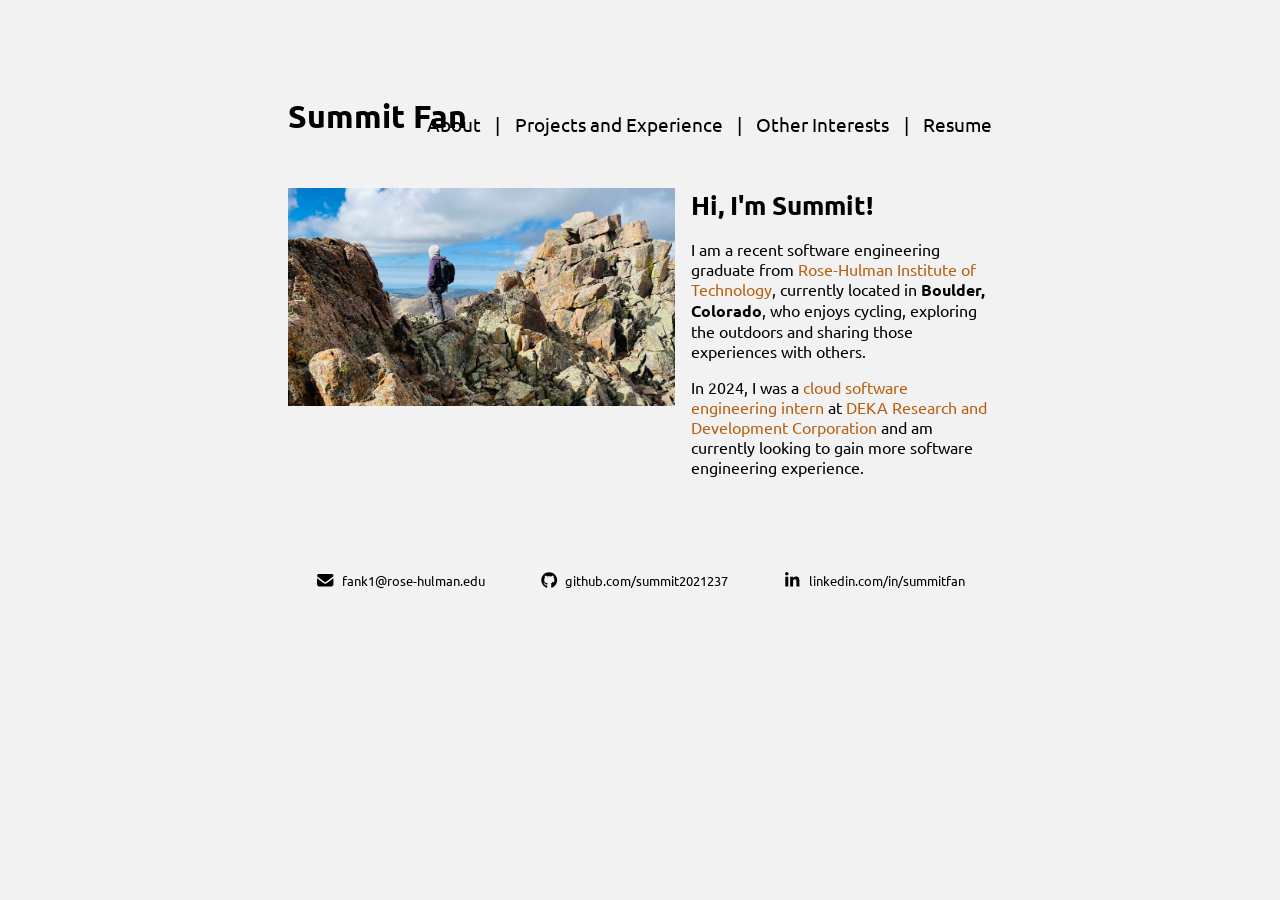
<file: index.html>
<!DOCTYPE html>
<html>
	<head>
		<meta charset="UTF-8">
		<link rel="stylesheet" href="styles/main.css">
		<link rel="preconnect" href="https://fonts.googleapis.com">
		<link rel="preconnect" href="https://fonts.gstatic.com" crossorigin>
		<link href="https://fonts.googleapis.com/css2?family=Ubuntu:ital,wght@0,300;0,400;0,500;0,700;1,300;1,400;1,500;1,700&display=swap" rel="stylesheet">

		<script src="scripts/jquery.min.js"></script>
		<script src="scripts/main.js"></script>

		<title>Summit Fan</title>
		<link rel="icon" type="image/x-icon" href="https://summit2021237.github.io/images/vestal.png">
	</head>
	<body>
		<div id="navBar" class="top-bar-container"></div>
		<script>createNav("Home")</script>
		<div class="summary-container">
			<img src="./images/on_jupiter_mountain.jpg" alt="Summit on Jupiter Mountain">
			<div class="summary-text">
				<h1>Hi, I'm Summit!</h1>
				<p>I am a recent software engineering graduate from <a href="https://rose-hulman.edu">Rose-Hulman Institute of Technology</a>, currently located in <b>Boulder, Colorado</b>, who enjoys cycling, exploring the outdoors and sharing those experiences with others.</p>
				<p>In 2024, I was a <a href="./projects/deka.html">cloud software engineering intern</a> at <a href="https://dekaresearch.com">DEKA Research and Development Corporation</a> and am currently looking to gain more software engineering experience.<p>
			</div>
		</div>
		<div id="contactInfo"></div>
		<script>createContactInfo()</script>
	</body>
</html>
</file>
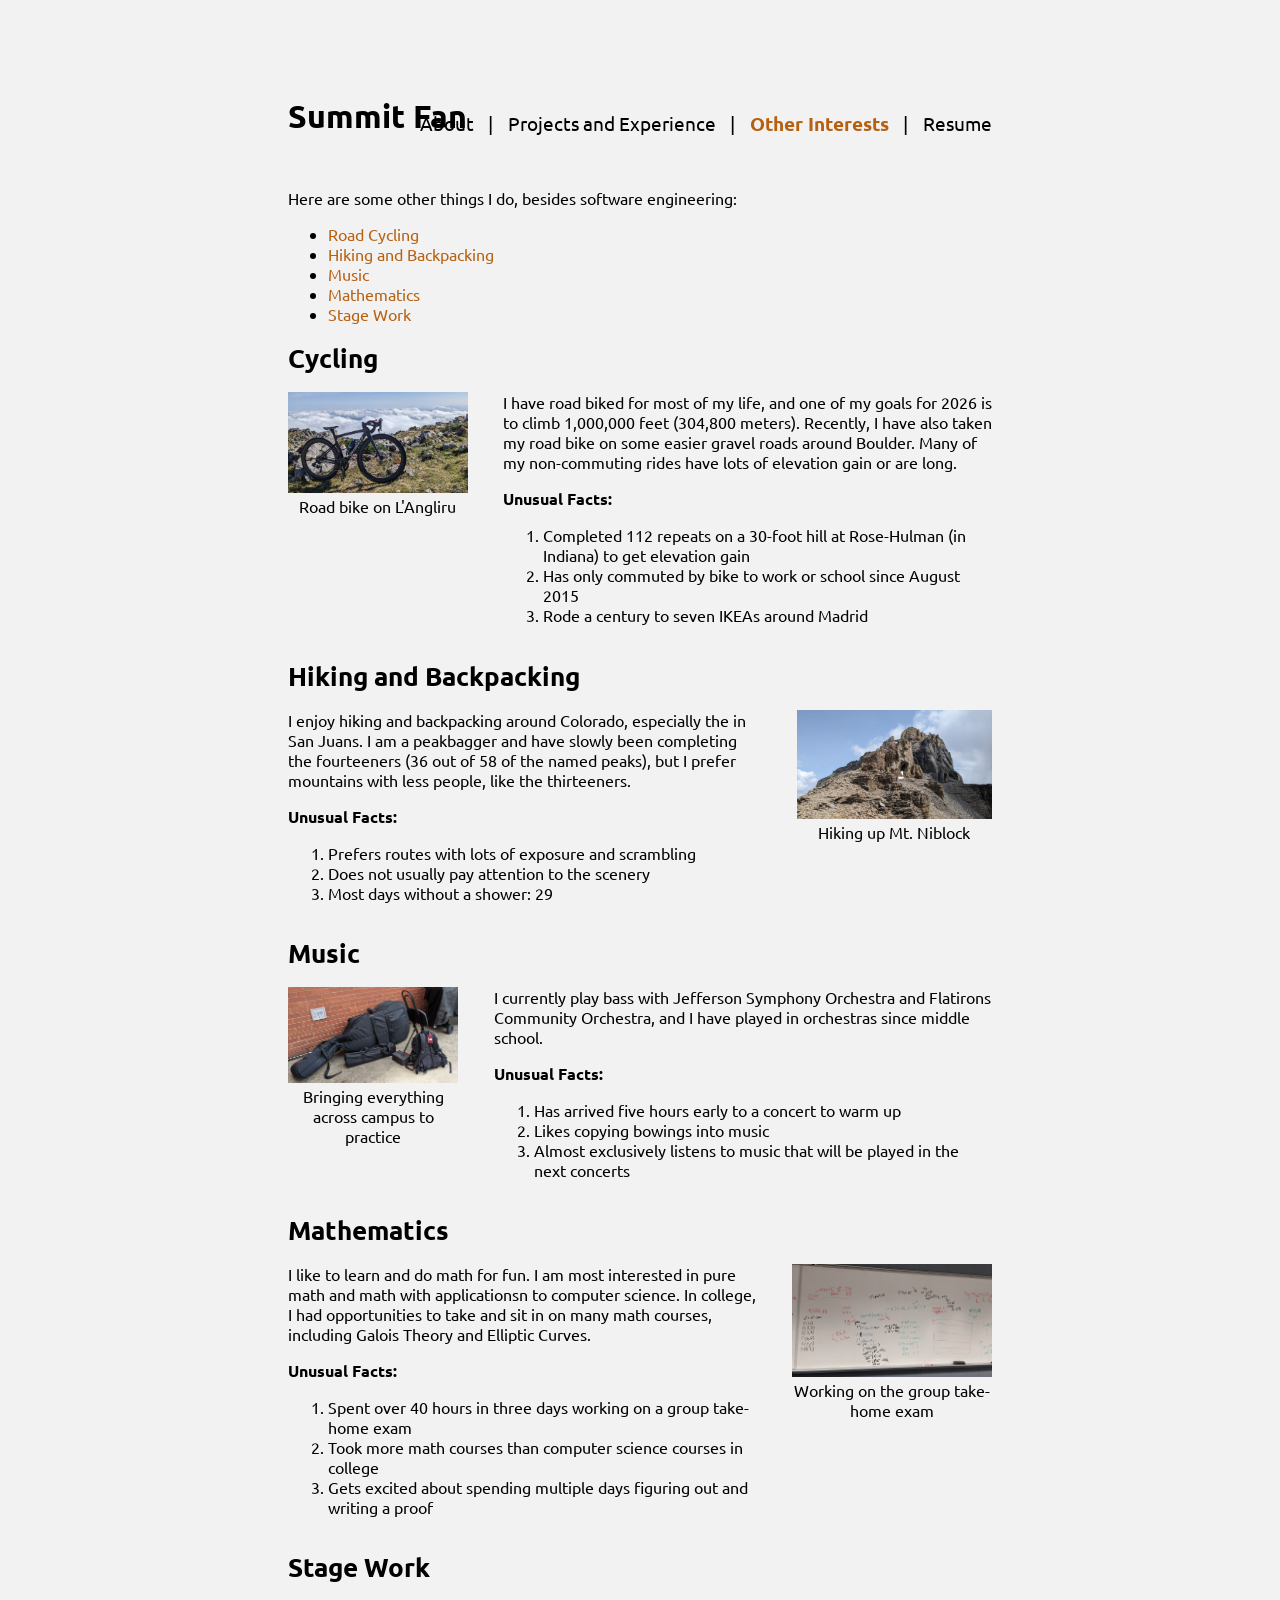
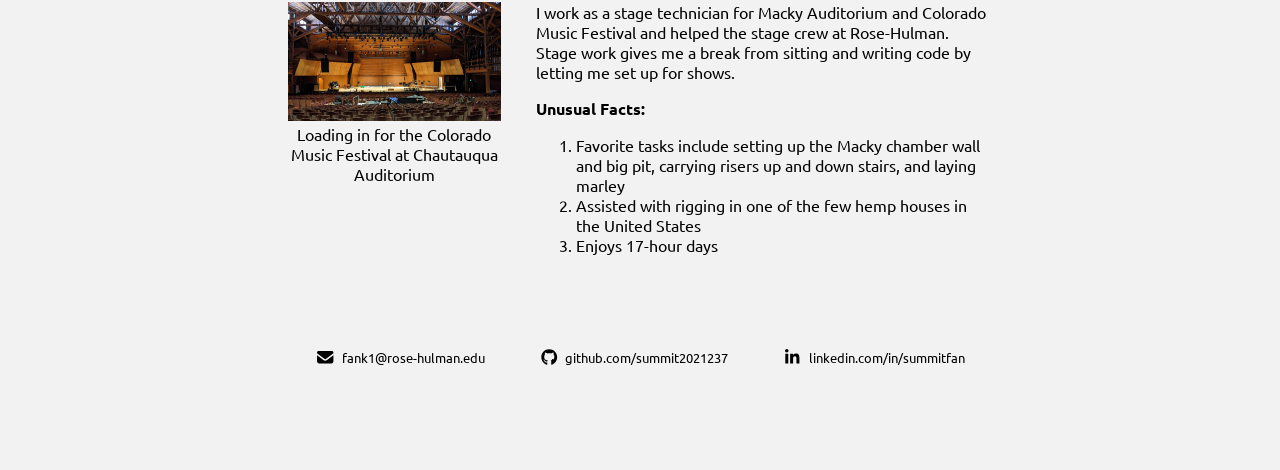
<file: other_interests.html>
<!DOCTYPE html>
<html>
	<head>
		<meta charset="UTF-8">
		<link rel="stylesheet" href="styles/main.css">
		<link rel="preconnect" href="https://fonts.googleapis.com">
		<link rel="preconnect" href="https://fonts.gstatic.com" crossorigin>
		<link href="https://fonts.googleapis.com/css2?family=Ubuntu:ital,wght@0,300;0,400;0,500;0,700;1,300;1,400;1,500;1,700&display=swap" rel="stylesheet">

		<script src="scripts/jquery.min.js"></script>
		<script src="scripts/main.js"></script>

		<title>Other Interests - Summit Fan</title>
		<link rel="icon" type="image/x-icon" href="https://summit2021237.github.io/images/vestal.png">
	</head>
	<body>
		<div id="navBar" class="top-bar-container"></div>
		<script>createNav("Other Interests")</script>
		<div id="intro-container">
			Here are some other things I do, besides software engineering:
			<ul>
				<li><a href="other_interests.html#cycling">Road Cycling</a></li>
				<li><a href="other_interests.html#hikingAndBackpacking">Hiking and Backpacking</a></li>
				<li><a href="other_interests.html#music">Music</a></li>
				<li><a href="other_interests.html#mathematics">Mathematics</a></li>
				<li><a href="other_interests.html#stageWork">Stage Work</a></li>
			</ul>
		</div>
		<h1 id="cycling">Cycling</h1>
		<div class="image-with-text">
			<figure class="width-100">
				<img class="width-100" src="./other_interests/images/bike_on_angliru.jpg"></img>
				<figcaption>Road bike on L'Angliru</figcaption>
			</figure>
			<div>
				<p class="no-top-margin">I have road biked for most of my life, and one of my goals for 2026 is to climb 1,000,000 feet (304,800 meters). Recently, I have also taken my road bike on some easier gravel roads around Boulder. Many of my non-commuting rides have lots of elevation gain or are long.</p>
				<b>Unusual Facts:</b>
				<ol>
					<li>Completed 112 repeats on a 30-foot hill at Rose-Hulman (in Indiana) to get elevation gain</li>
					<li>Has only commuted by bike to work or school since August 2015</li>
					<li>Rode a century to seven IKEAs around Madrid</li>
				</ol>
			</div>
		</div>
		<h1 id="hikingAndBackpacking">Hiking and Backpacking</h1>
		<div class="image-with-text">
			<div>
				<p class="no-top-margin">I enjoy hiking and backpacking around Colorado, especially the in San Juans. I am a peakbagger and have slowly been completing the fourteeners (36 out of 58 of the named peaks), but I prefer mountains with less people, like the thirteeners.</p>
				<b>Unusual Facts:</b>
				<ol>
					<li>Prefers routes with lots of exposure and scrambling</li>
					<li>Does not usually pay attention to the scenery</li>
					<li>Most days without a shower: 29</li>
				</ol>
			</div>
			<figure class="width-100">
				<img class="width-100" src="./other_interests/images/niblock.png"></img>
				<figcaption>Hiking up Mt. Niblock</figcaption>
			</figure>
		</div>
		<h1 id="music">Music</h1>
		<div class="image-with-text">
			<figure class="width-50">
				<img class="width-100" src="./other_interests/images/bass_outside_hatfield.png"></img>
				<figcaption>Bringing everything across campus to practice</figcaption>
			</figure>
			<div>
				<p class="no-top-margin">I currently play bass with Jefferson Symphony Orchestra and Flatirons Community Orchestra, and I have played in orchestras since middle school.</p>
				<b>Unusual Facts:</b>
				<ol>
					<li>Has arrived five hours early to a concert to warm up</li>
					<li>Likes copying bowings into music</li>
					<li>Almost exclusively listens to music that will be played in the next concerts</li>
				</ol>
			</div>
		</div>
		<h1 id="mathematics">Mathematics</h1>
		<div class="image-with-text">
			<div>
				<p class="no-top-margin">I like to learn and do math for fun. I am most interested in pure math and math with applicationsn to computer science. In college, I had opportunities to take and sit in on many math courses, including Galois Theory and Elliptic Curves.</p>
				<b>Unusual Facts:</b>
				<ol>
					<li>Spent over 40 hours in three days working on a group take-home exam</li>
					<li>Took more math courses than computer science courses in college</li>
					<li>Gets excited about spending multiple days figuring out and writing a proof</li>
				</ol>
			</div>
			<figure class="width-100">
				<img class="width-100" src="./other_interests/images/ma478_take_home_exam.png"></img>
				<figcaption>Working on the group take-home exam</figcaption>
			</figure>
		</div>
		<h1 id="stageWork">Stage Work</h1>
		<div class="image-with-text">
			<figure class="width-100">
				<img class="width-100" src="./other_interests/images/chautauqua.png"></img>
				<figcaption>Loading in for the Colorado Music Festival at Chautauqua Auditorium</figcaption>
			</figure>
			<div>
				<p class="no-top-margin">I work as a stage technician for Macky Auditorium and Colorado Music Festival and helped the stage crew at Rose-Hulman. Stage work gives me a break from sitting and writing code by letting me set up for shows.</p>
				<b>Unusual Facts:</b>
				<ol>
					<li>Favorite tasks include setting up the Macky chamber wall and big pit, carrying risers up and down stairs, and laying marley</li>
					<li>Assisted with rigging in one of the few hemp houses in the United States</li>
					<li>Enjoys 17-hour days</li>
				</ol>
			</div>
		</div>
		<div id="contactInfo"></div>
		<script>createContactInfo()</script>
	</body>
</html>
</file>
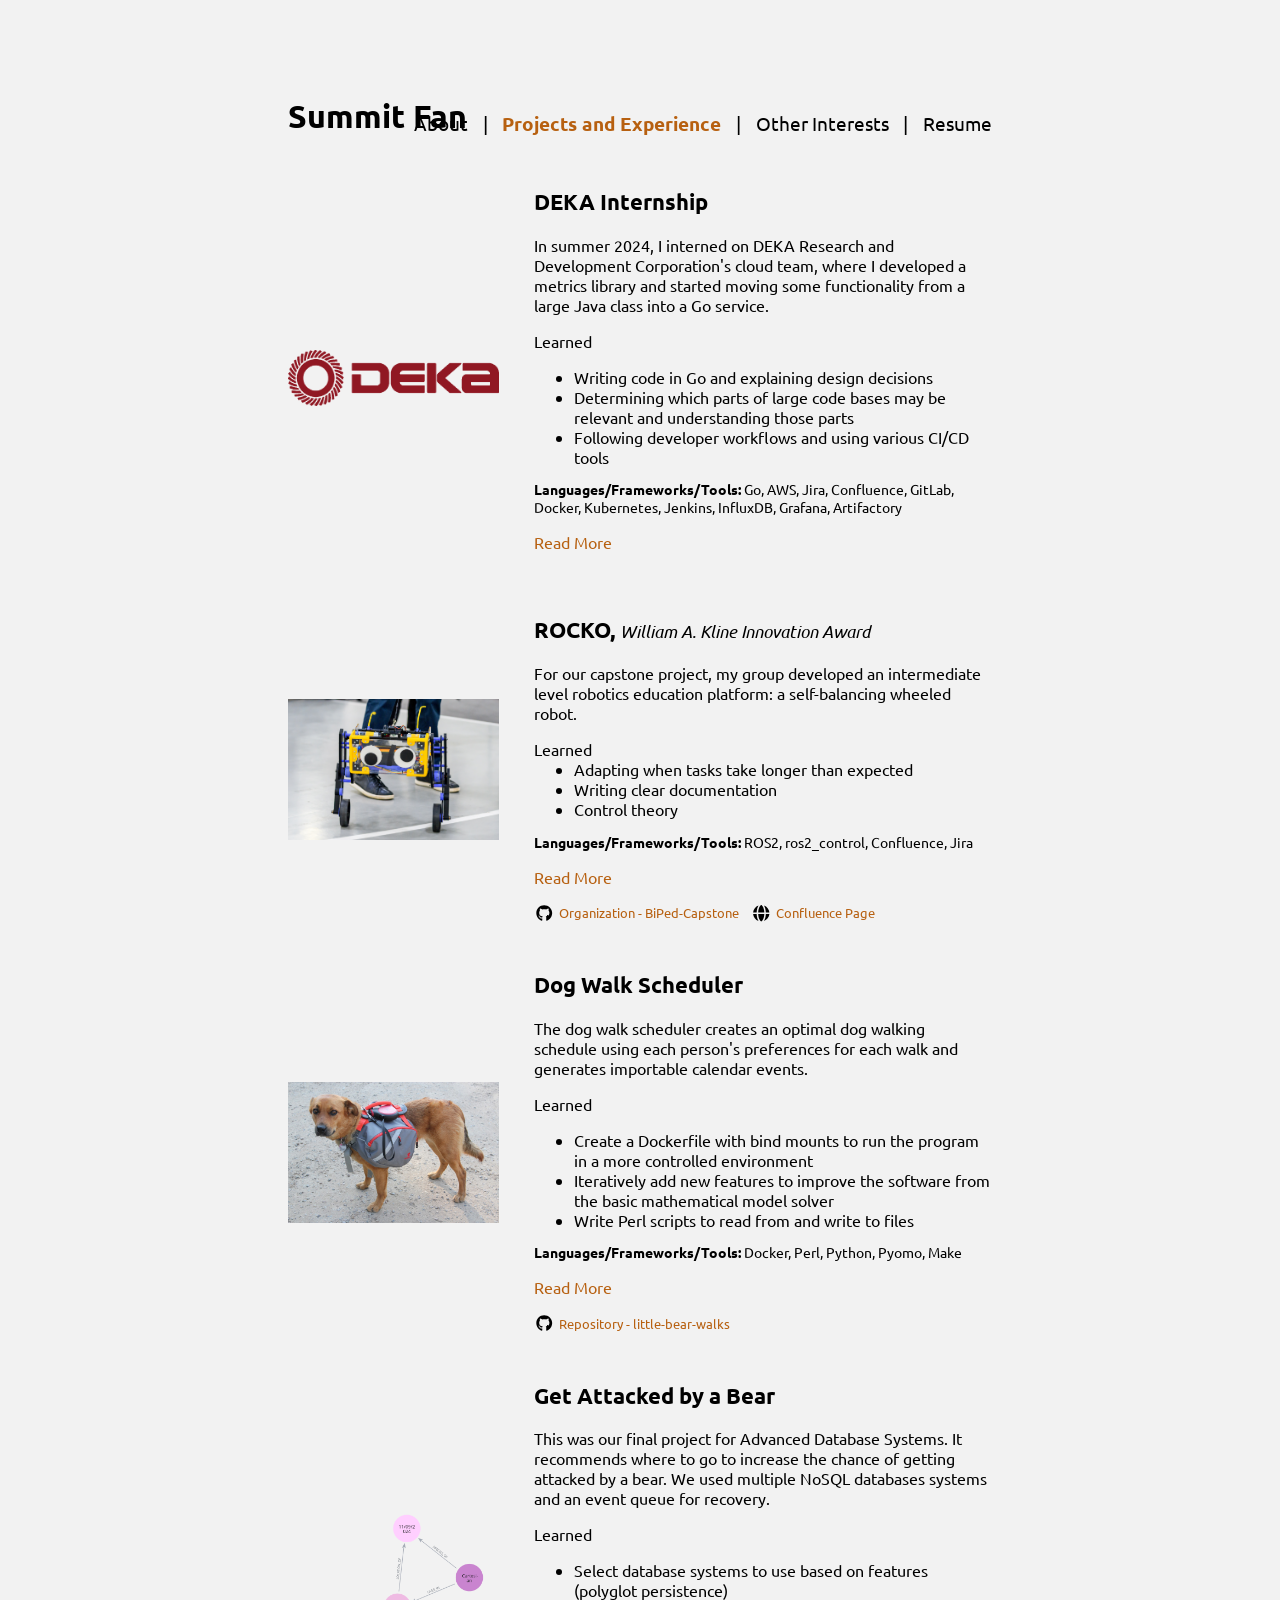
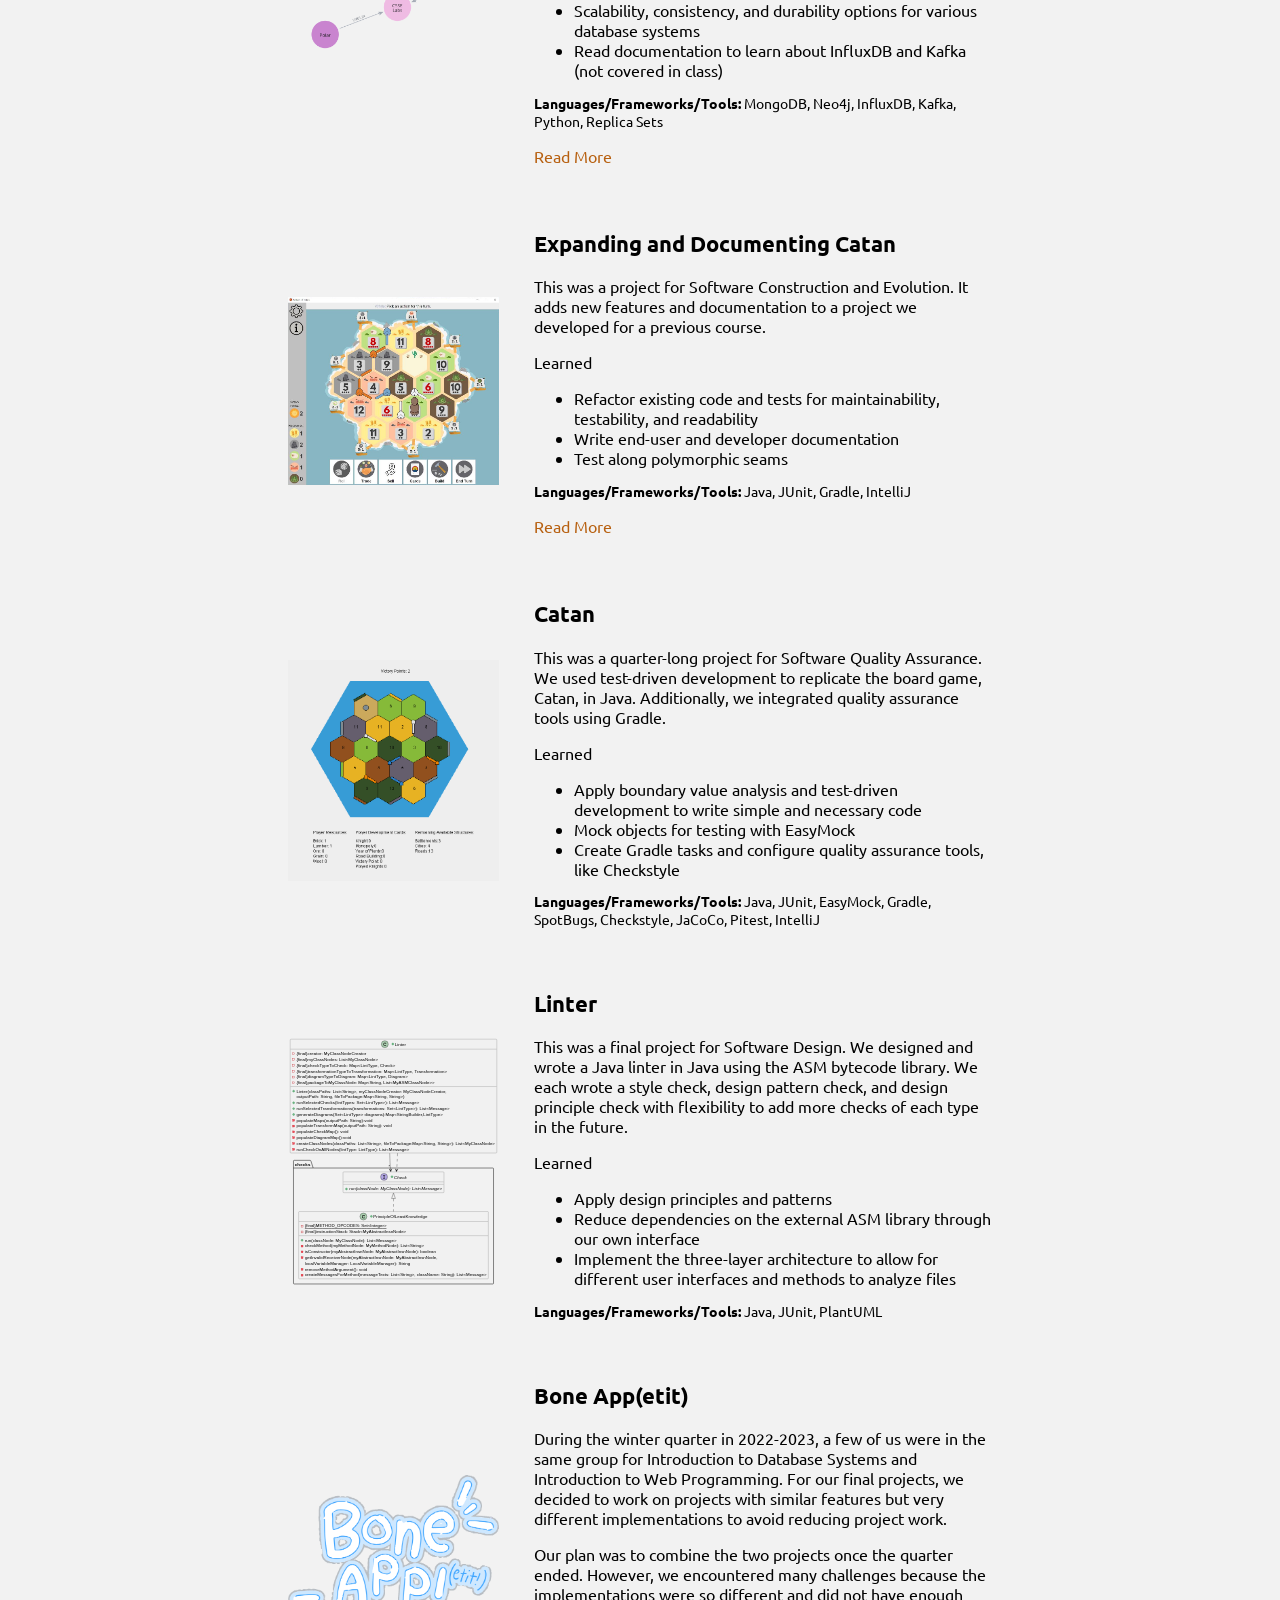
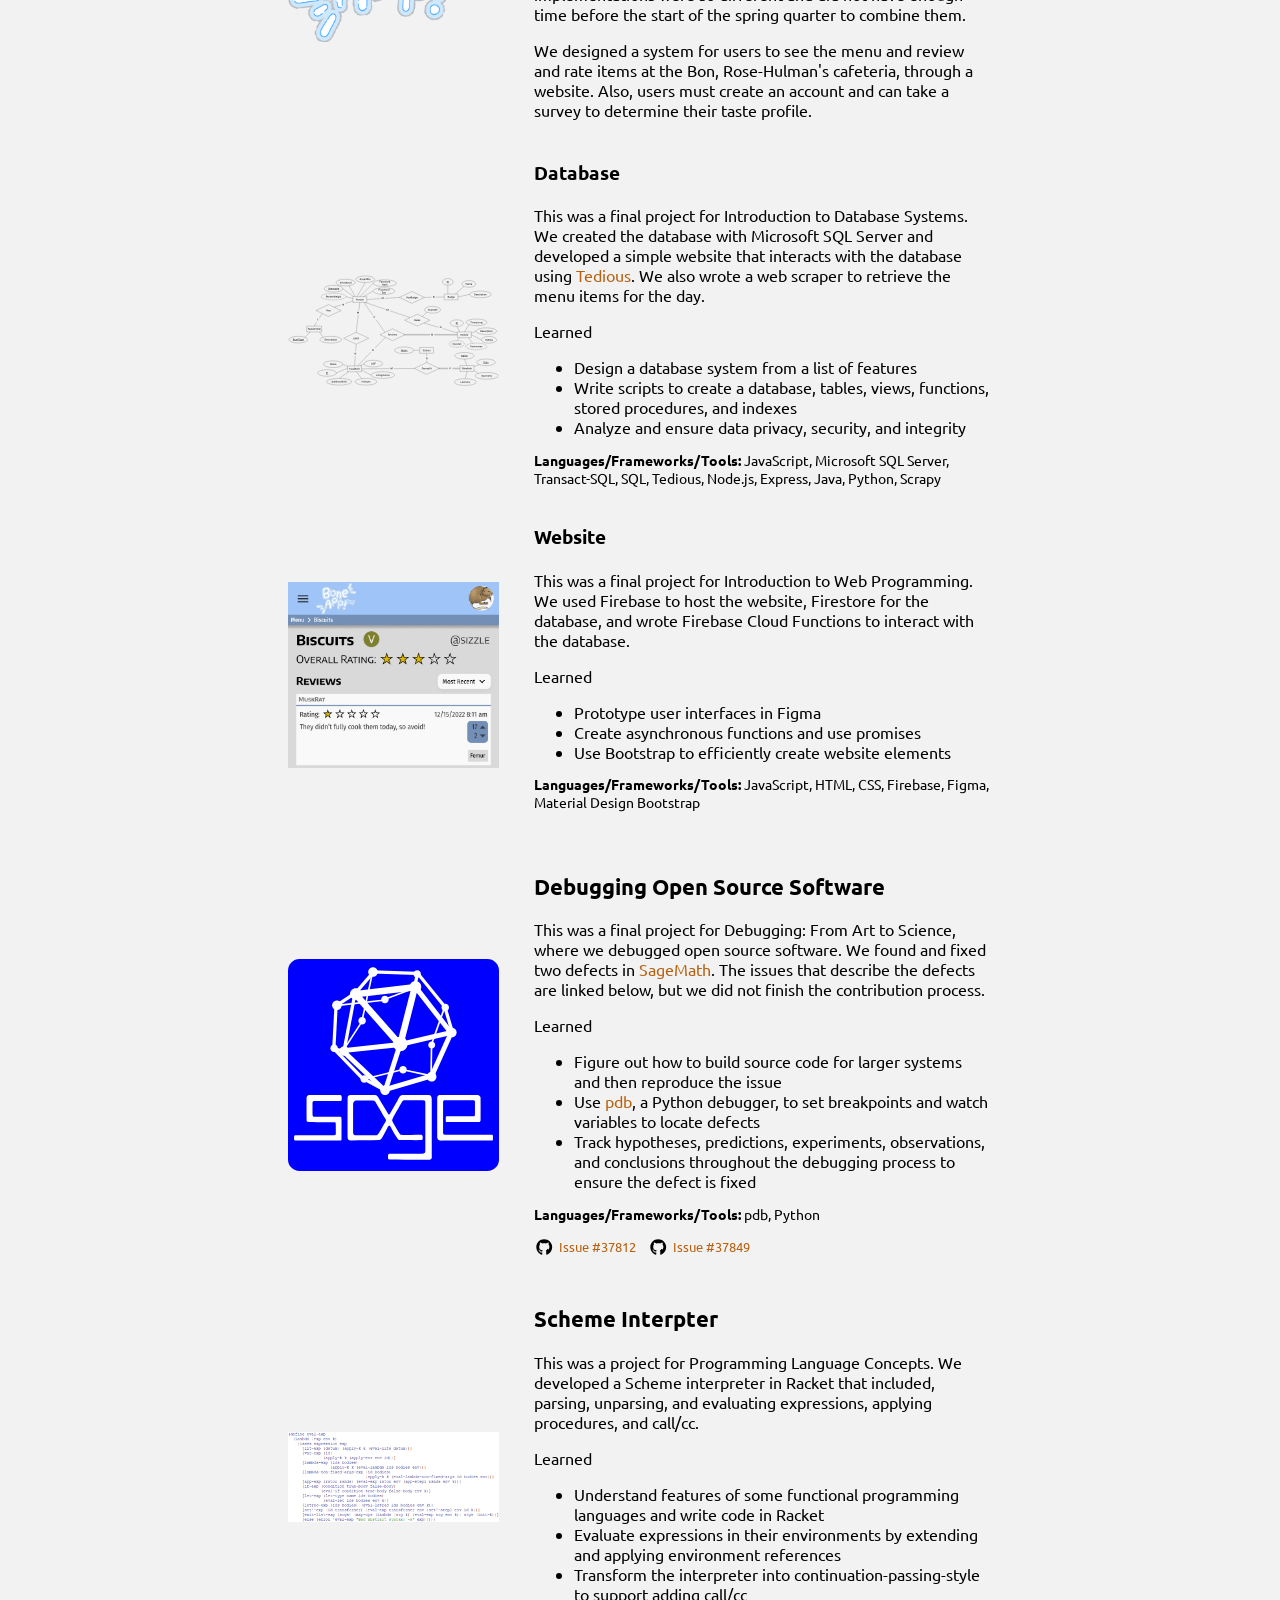
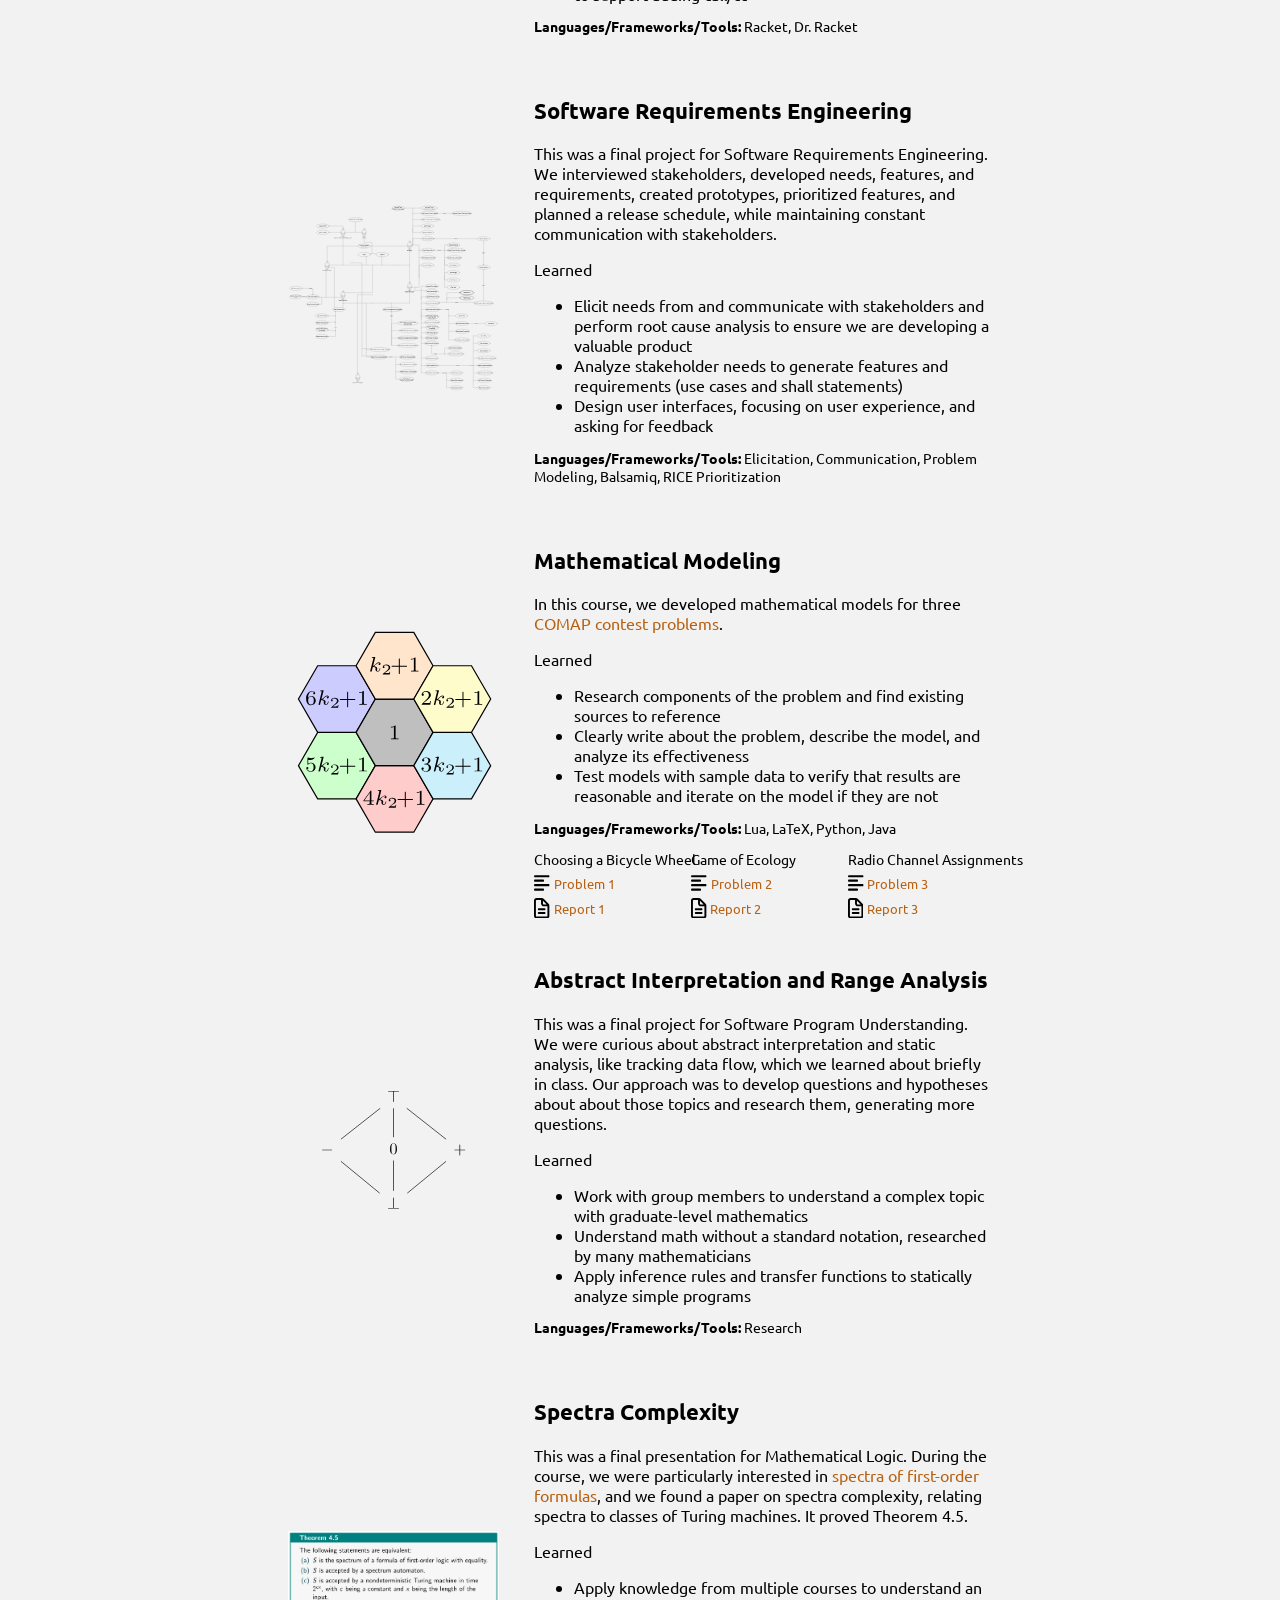
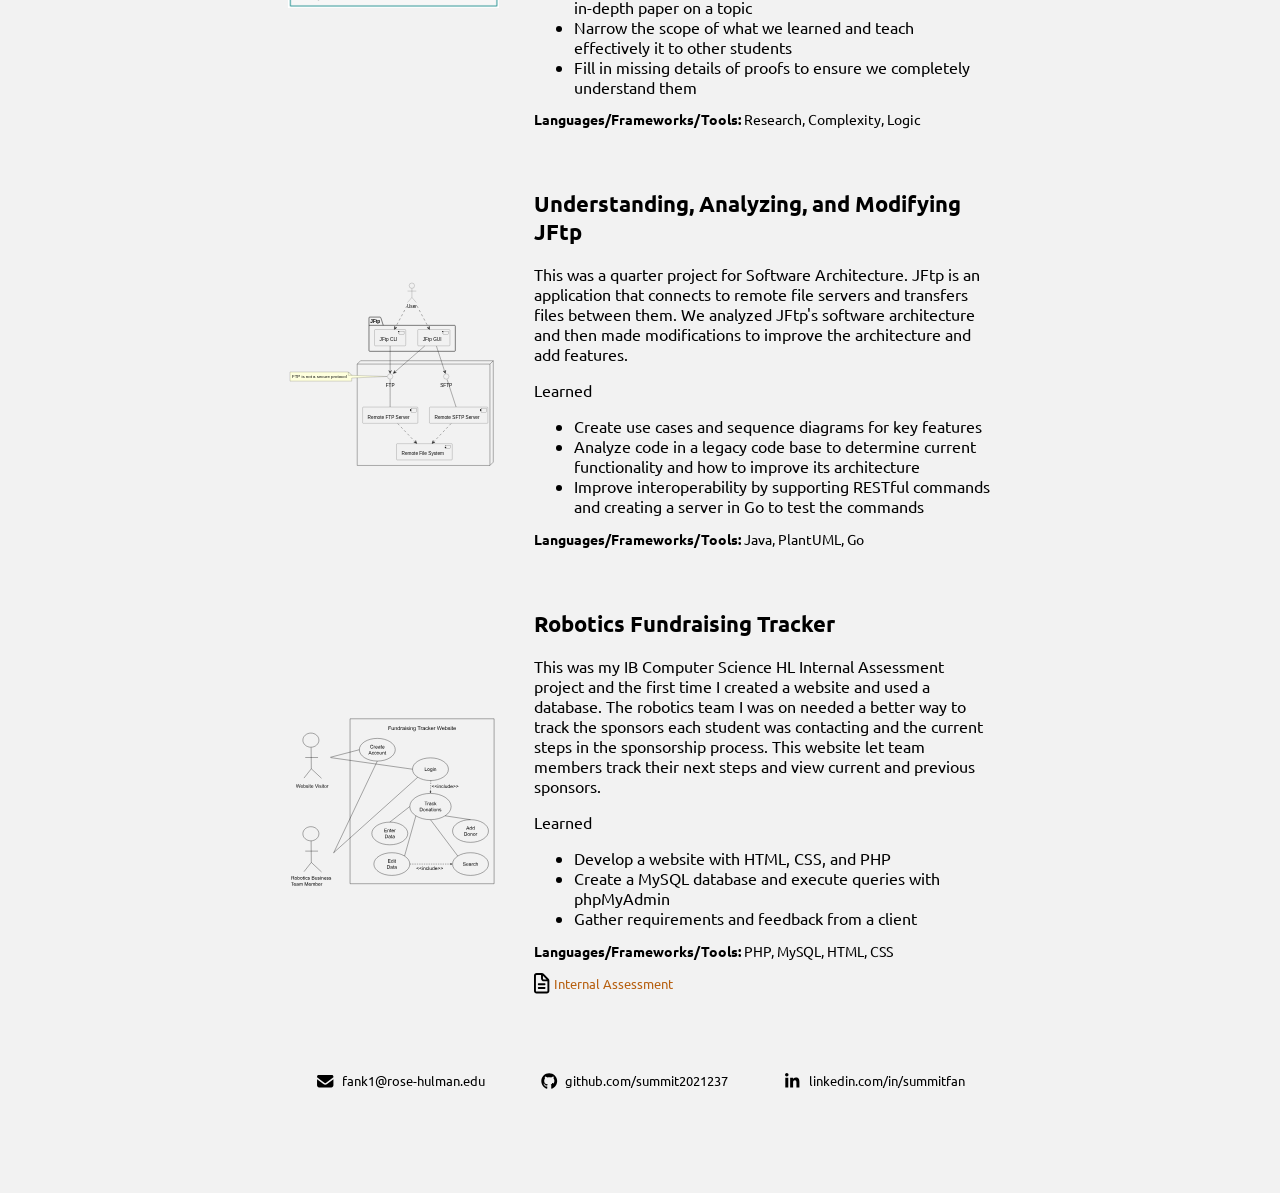
<file: projects_and_experience.html>
<!DOCTYPE html>
<html>
	<head>
		<meta charset="UTF-8">
		<link rel="stylesheet" href="styles/main.css">
		<link rel="preconnect" href="https://fonts.googleapis.com">
		<link rel="preconnect" href="https://fonts.gstatic.com" crossorigin>
		<link href="https://fonts.googleapis.com/css2?family=Ubuntu:ital,wght@0,300;0,400;0,500;0,700;1,300;1,400;1,500;1,700&display=swap" rel="stylesheet">

		<script src="scripts/jquery.min.js"></script>
		<script src="scripts/main.js"></script>

		<title>Projects and Experience - Summit Fan</title>
		<link rel="icon" type="image/x-icon" href="https://summit2021237.github.io/images/vestal.png">
	</head>
	<body>
		<div id="navBar" class="top-bar-container"></div>
		<script>createNav("Projects and Experience")</script>
		<div id="projectExperienceContainer">
			<div class="project-experience-item">
				<img src="./projects/images/deka_gear.png" alt="DEKA logo">
				<div class="project-experience-text-container">
					<h2>DEKA Internship</h2>
					<p>In summer 2024, I interned on DEKA Research and Development Corporation's cloud team, where I developed a metrics library and started moving some functionality from a large Java class into a Go service.</p>
					<p>Learned</p>
					<ul class="learned-list">
						<li>Writing code in Go and explaining design decisions</li>
						<li>Determining which parts of large code bases may be relevant and understanding those parts</li>
						<li>Following developer workflows and using various CI/CD tools</li>
					</ul>
					<p class="languages-frameworks-tools"><b>Languages/Frameworks/Tools:</b> Go, AWS, Jira, Confluence, GitLab, Docker, Kubernetes, Jenkins, InfluxDB, Grafana, Artifactory</p>
					<p><a href="./projects/deka.html">Read More</a></p>
				</div>
			</div>
			<div class="project-experience-item">
				<img src="./projects/images/capstone.jpg" alt="ROCKO, self-balancing robot">
				<div class="project-experience-text-container">
					<h2>ROCKO, <i class="regular-weight smaller-size">William A. Kline Innovation Award</i></h2>
					<p>For our capstone project, my group developed an intermediate level robotics education platform: a self-balancing wheeled robot.</p>
					Learned
					<ul class="learned-list">
					  <li>Adapting when tasks take longer than expected</li>
					  <li>Writing clear documentation</li>
					  <li>Control theory</li>
					</ul>
					<p class="languages-frameworks-tools"><b>Languages/Frameworks/Tools:</b> ROS2, ros2_control, Confluence, Jira</p>	
					<p><a href="./projects/rocko.html">Read More</a></p>

					<div id="rockoLinks" class="project-experience-item-links"></div>
					<script>addGitHub("rockoLinks", "Organization - BiPed-Capstone", "https://github.com/BiPed-Capstone")</script>
					<script>addWebsite("rockoLinks", "Confluence Page", "https://rose-bic.atlassian.net/wiki/spaces/R/overview")</script>
				</div>
			</div>
			<div class="project-experience-item">
				<img src="./projects/images/little_bear_durango.png" alt="The dog with a backpack and leash">
				<div class="project-experience-text-container">
					<h2>Dog Walk Scheduler</h2>
					<p>The dog walk scheduler creates an optimal dog walking schedule using each person's preferences for each walk and generates importable calendar events.</p>
					<p>Learned</p>
					<ul class="learned-list">
						<li>Create a Dockerfile with bind mounts to run the program in a more controlled environment</li>
						<li>Iteratively add new features to improve the software from the basic mathematical model solver</li>
						<li>Write Perl scripts to read from and write to files</li>
					</ul>
					<p class="languages-frameworks-tools"><b>Languages/Frameworks/Tools:</b> Docker, Perl, Python, Pyomo, Make</p>
					<p><a href="./projects/dog_walk_scheduler.html">Read More</a></p>
					<div id="dogWalkSchedulerLinks" class="project-experience-item-links"></div>
					<script>addGitHub("dogWalkSchedulerLinks", "Repository - little-bear-walks", "https://github.com/summit2021237/little-bear-walks")</script>
				</div>
			</div>
			<div class="project-experience-item">
				<img src="./projects/images/neo4j_graph.png" alt="Get Attacked by a Bear Neo4j Sample Data">
				<div class="project-experience-text-container">
					<h2>Get Attacked by a Bear</h2>
					<p>This was our final project for Advanced Database Systems. It recommends where to go to increase the chance of getting attacked by a bear. We used multiple NoSQL databases systems and an event queue for recovery.</p>
					<p>Learned</p>
					<ul class="learned-list">
						<li>Select database systems to use based on features (polyglot persistence)</li>
						<li>Scalability, consistency, and durability options for various database systems</li>
						<li>Read documentation to learn about InfluxDB and Kafka (not covered in class)</li>
					</ul>
					<p class="languages-frameworks-tools"><b>Languages/Frameworks/Tools:</b> MongoDB, Neo4j, InfluxDB, Kafka, Python, Replica Sets</p>
					<p><a href="./projects/get_attacked_by_a_bear.html">Read More</a></p>
				</div>
			</div>
			<div class="project-experience-item">
				<img src="./projects/images/csse375_catan.png" alt="Expanding and documenting Catan">
				<div class="project-experience-text-container">
					<h2>Expanding and Documenting Catan</h2>
					<p>This was a project for Software Construction and Evolution. It adds new features and documentation to a project we developed for a previous course.</p>
					<p>Learned</p>
					<ul class="learned-list">
						<li>Refactor existing code and tests for maintainability, testability, and readability</li>
						<li>Write end-user and developer documentation</li>
						<li>Test along polymorphic seams</li>
					</ul>
					<p class="languages-frameworks-tools"><b>Languages/Frameworks/Tools:</b> Java, JUnit, Gradle, IntelliJ</p>
					<p><a href="./projects/expanding_and_documenting_catan.html">Read More</a></p>
				</div>
			</div>
			<div class="project-experience-item">
				<img src="./projects/images/csse376_catan.png" alt="Software quality assurance Catan">
				<div class="project-experience-text-container">
					<h2>Catan</h2>
					<p>This was a quarter-long project for Software Quality Assurance. We used test-driven development to replicate the board game, Catan, in Java. Additionally, we integrated quality assurance tools using Gradle.</p>
					<p>Learned</p>
					<ul class="learned-list">
						<li>Apply boundary value analysis and test-driven development to write simple and necessary code</li>
						<li>Mock objects for testing with EasyMock</li>
						<li>Create Gradle tasks and configure quality assurance tools, like Checkstyle</li>
					</ul>
					<p class="languages-frameworks-tools"><b>Languages/Frameworks/Tools:</b> Java, JUnit, EasyMock, Gradle, SpotBugs, Checkstyle, JaCoCo, Pitest, IntelliJ</p>
				</div>
			</div>
			<div class="project-experience-item">
				<img src="./projects/images/linter_check_uml.svg" alt="Example of a CSSE374 linter check">
				<div class="project-experience-text-container">
					<h2 id="linter">Linter</h2>
					<p>This was a final project for Software Design. We designed and wrote a Java linter in Java using the ASM bytecode library. We each wrote a style check, design pattern check, and design principle check with flexibility to add more checks of each type in the future.</p>
					<p>Learned</p>
					<ul class="learned-list">
						<li>Apply design principles and patterns</li>
						<li>Reduce dependencies on the external ASM library through our own interface</li>
						<li>Implement the three-layer architecture to allow for different user interfaces and methods to analyze files</li>
					</ul>
					<p class="languages-frameworks-tools"><b>Languages/Frameworks/Tools:</b> Java, JUnit, PlantUML</p>
				</div>
			</div>
			<div id="boneAppSummary">
				<div class="project-experience-item">
					<img src="./projects/images/bone_app_logo.png" alt="Bone App logo">
					<div class="project-experience-text-container">
						<h2 id="boneAppEtit">Bone App(etit)</h2>
						<p>During the winter quarter in 2022-2023, a few of us were in the same group for Introduction to Database Systems and Introduction to Web Programming. For our final projects, we decided to work on projects with similar features but very different implementations to avoid reducing project work.</p>
						<p>Our plan was to combine the two projects once the quarter ended. However, we encountered many challenges because the implementations were so different and did not have enough time before the start of the spring quarter to combine them.</p>
						<p>We designed a system for users to see the menu and review and rate items at the Bon, Rose-Hulman's cafeteria, through a website. Also, users must create an account and can take a survey to determine their taste profile.</p>
					</div>
				</div>
				<div class="project-experience-item">
					<img src="./projects/images/csse333_er_diagram.svg" alt="CSSE333 entity relationship diagram">
					<div class="project-experience-text-container">
						<h3>Database</h3>
						<p>This was a final project for Introduction to Database Systems. We created the database with Microsoft SQL Server and developed a simple website that interacts with the database using <a href="https://tediousjs.github.io/tedious/index.html" target="_blank">Tedious</a>. We also wrote a web scraper to retrieve the menu items for the day.</p>
						<p>Learned</p>
						<ul class="learned-list">
							<li>Design a database system from a list of features</li>
							<li>Write scripts to create a database, tables, views, functions, stored procedures, and indexes</li>
							<li>Analyze and ensure data privacy, security, and integrity</li>
						</ul>
						<p class="languages-frameworks-tools"><b>Languages/Frameworks/Tools:</b> JavaScript, Microsoft SQL Server, Transact-SQL, SQL, Tedious, Node.js, Express, Java, Python, Scrapy</p>
					</div>
				</div>
				<div class="project-experience-item">
					<img src="./projects/images/csse280_menu_item.png" alt="Menu item page for biscuits with a review">
					<div class="project-experience-text-container">
						<h3>Website</h3>
						<p>This was a final project for Introduction to Web Programming. We used Firebase to host the website, Firestore for the database, and wrote Firebase Cloud Functions to interact with the database.</p>
						<p>Learned</p>
						<ul class="learned-list">
							<li>Prototype user interfaces in Figma</li>
							<li>Create asynchronous functions and use promises
							<li>Use Bootstrap to efficiently create website elements</li>
						</ul>
						<p class="languages-frameworks-tools"><b>Languages/Frameworks/Tools:</b> JavaScript, HTML, CSS, Firebase, Figma, Material Design Bootstrap</p>
					</div>
				</div>
			</div>
			<div class="project-experience-item">
				<img src="./projects/images/sage_logo.svg" alt="SageMath logo">
				<div class="project-experience-text-container">
					<h2 id="debugging">Debugging Open Source Software</h2>
					<p>This was a final project for Debugging: From Art to Science, where we debugged open source software. We found and fixed two defects in <a href="https://github.com/sagemath/sage" target="_blank">SageMath</a>. The issues that describe the defects are linked below, but we did not finish the contribution process.</p>
					<p>Learned</p>
					<ul class="learned-list">
						<li>Figure out how to build source code for larger systems and then reproduce the issue</li>
						<li>Use <a href="https://docs.python.org/3/library/pdb.html" target="_blank">pdb</a>, a Python debugger, to set breakpoints and watch variables to locate defects</li>
						<li>Track hypotheses, predictions, experiments, observations, and conclusions throughout the debugging process to ensure the defect is fixed</li>
					</ul>
					<p class="languages-frameworks-tools"><b>Languages/Frameworks/Tools:</b> pdb, Python</p>
					<div id="debuggingLinks" class="project-experience-item-links"></div>
					<script>addGitHub("debuggingLinks", "Issue #37812", "https://github.com/sagemath/sage/issues/37812")</script>
					<script>addGitHub("debuggingLinks", "Issue #37849", "https://github.com/sagemath/sage/issues/37849")</script>
				</div>
			</div>
			<div class="project-experience-item">
				<img src="./projects/images/csse304_eval_exp.png" alt="Eval-exp from the Scheme interpreter">
				<div class="project-experience-text-container">
					<h2>Scheme Interpter</h2>
					<p>This was a project for Programming Language Concepts. We developed a Scheme interpreter in Racket that included, parsing, unparsing, and evaluating expressions, applying procedures, and call/cc.</p>
					<p>Learned</p>
					<ul class="learned-list">
						<li>Understand features of some functional programming languages and write code in Racket</li>
						<li>Evaluate expressions in their environments by extending and applying environment references</li>
						<li>Transform the interpreter into continuation-passing-style to support adding call/cc</li>
					</ul>
					<p class="languages-frameworks-tools"><b>Languages/Frameworks/Tools:</b> Racket, Dr. Racket</p>
				</div>
			</div>
			<div class="project-experience-item">
				<img src="./projects/images/csse371_use_case_diagram.svg" alt="Use case diagram for CSSE371 project">
				<div class="project-experience-text-container">
					<h2>Software Requirements Engineering</h2>
					<p>This was a final project for Software Requirements Engineering. We interviewed stakeholders, developed needs, features, and requirements, created prototypes, prioritized features, and planned a release schedule, while maintaining constant communication with stakeholders.</p>
					<p>Learned</p>
					<ul class="learned-list">
						<li>Elicit needs from and communicate with stakeholders and perform root cause analysis to ensure we are developing a valuable product</li>
						<li>Analyze stakeholder needs to generate features and requirements (use cases and shall statements)
						<li>Design user interfaces, focusing on user experience, and asking for feedback</li>
					</ul>
					<p class="languages-frameworks-tools"><b>Languages/Frameworks/Tools:</b> Elicitation, Communication, Problem Modeling, Balsamiq, RICE Prioritization</p>
				</div>
			</div>
			<div class="project-experience-item">
				<img src="./projects/images/ma491_hexagons.svg" alt="Minimal channel assignments from the third MA491 project">
				<div class="project-experience-text-container">
					<h2>Mathematical Modeling</h2>
					<p>In this course, we developed mathematical models for three <a href="https://www.contest.comap.com/undergraduate/contests/matrix/index.html" target="_blank">COMAP contest problems</a>.</p>
					<p>Learned</p>
					<ul class="learned-list">
						<li>Research components of the problem and find existing sources to reference</li>
						<li>Clearly write about the problem, describe the model, and analyze its effectiveness</li>
						<li>Test models with sample data to verify that results are reasonable and iterate on the model if they are not</li>
					</ul>
					<p class="languages-frameworks-tools"><b>Languages/Frameworks/Tools:</b> Lua, LaTeX, Python, Java</p>
					<div id="ma491Links" class="project-experience-item-links">
						<p>Choosing a Bicycle Wheel</p>
						<p>Game of Ecology</p>
						<p>Radio Channel Assignments</p>
					</div>
					<script>addDescription("ma491Links", "Problem 1", "https://www.contest.comap.com/undergraduate/contests/mcm/contests/2001/problems/mcm.php#problema")</script>
					<script>addDescription("ma491Links", "Problem 2", "https://www.comap.org/membership/member-resources/item/game-of-ecology")</script>
					<script>addDescription("ma491Links", "Problem 3", "https://www.contest.comap.com/undergraduate/contests/mcm/contests/2000/problems/mcm.php#problemb")</script>
					<script>addPaper("ma491Links", "Report 1", "./projects/mathematical_modeling/report1.pdf")</script>
					<script>addPaper("ma491Links", "Report 2", "./projects/mathematical_modeling/report2.pdf")</script>
					<script>addPaper("ma491Links", "Report 3", "./projects/mathematical_modeling/report3.pdf")</script>
				</div>
			</div>
			<div class="project-experience-item">
				<img src="./projects/images/csse490_05_signs.svg" alt="Diagram for the sets of signs of numbers">
				<div class="project-experience-text-container">
					<h2>Abstract Interpretation and Range Analysis</h2>
					<p>This was a final project for Software Program Understanding. We were curious about abstract interpretation and static analysis, like tracking data flow, which we learned about briefly in class. Our approach was to develop questions and hypotheses about about those topics and research them, generating more questions.</p>
					<p>Learned</p>
					<ul class="learned-list">
						<li>Work with group members to understand a complex topic with graduate-level mathematics</li>
						<li>Understand math without a standard notation, researched by many mathematicians</li>
						<li>Apply inference rules and transfer functions to statically analyze simple programs</li>
					</ul>
					<p class="languages-frameworks-tools"><b>Languages/Frameworks/Tools:</b> Research</p>
				</div>
			</div>
			<div class="project-experience-item">
				<img src="./projects/images/spectra_theorem.png" alt="The main result of the paper on spectra and Turing machines">
				<div class="project-experience-text-container">
					<h2>Spectra Complexity</h2>
					<p>This was a final presentation for Mathematical Logic. During the course, we were particularly interested in <a href="./projects/spectra_complexity/definitions/definitions.pdf" target="_blank">spectra of first-order formulas</a>, and we found a paper on spectra complexity, relating spectra to classes of Turing machines. It proved Theorem 4.5.<p>
					<p>Learned</p>
					<ul class="learned-list">
						<li>Apply knowledge from multiple courses to understand an in-depth paper on a topic</li>
						<li>Narrow the scope of what we learned and teach effectively it to other students</li>
						<li>Fill in missing details of proofs to ensure we completely understand them</li>
					</ul>
					<p class="languages-frameworks-tools"><b>Languages/Frameworks/Tools:</b> Research, Complexity, Logic</p>
				</div>
			</div>
			<div class="project-experience-item">
				<img src="./projects/images/csse477_component_view.svg" alt="Component view of the JFtp application">
				<div class="project-experience-text-container">
					<h2>Understanding, Analyzing, and Modifying JFtp</h2>
					<p>This was a quarter project for Software Architecture. JFtp is an application that connects to remote file servers and transfers files between them. We analyzed JFtp's software architecture and then made modifications to improve the architecture and add features.</p>
					<p>Learned</p>
					<ul class="learned-list">
						<li>Create use cases and sequence diagrams for key features</li>
						<li>Analyze code in a legacy code base to determine current functionality and how to improve its architecture</li>
						<li>Improve interoperability by supporting RESTful commands and creating a server in Go to test the commands</li>
					</ul>
					<p class="languages-frameworks-tools"><b>Languages/Frameworks/Tools:</b> Java, PlantUML, Go</p>
				</div>
			</div>
			<div class="project-experience-item">
				<img src="./projects/images/fundraising_tracker_use_case_diagram.svg" alt="Fundraising tracker use case diagram">
				<div class="project-experience-text-container">
					<h2>Robotics Fundraising Tracker</h2>
					<p>This was my IB Computer Science HL Internal Assessment project and the first time I created a website and used a database. The robotics team I was on needed a better way to track the sponsors each student was contacting and the current steps in the sponsorship process. This website let team members track their next steps and view current and previous sponsors.</p>
					<p>Learned</p>
					<ul class="learned-list">
						<li>Develop a website with HTML, CSS, and PHP</li>
						<li>Create a MySQL database and execute queries with phpMyAdmin</li>
						<li>Gather requirements and feedback from a client</li>
					</ul>
					<p class="languages-frameworks-tools"><b>Languages/Frameworks/Tools:</b> PHP, MySQL, HTML, CSS</p>
					<div id="fundraisingTrackerLinks" class="project-experience-item-links"></div>
					<script>addPaper("fundraisingTrackerLinks", "Internal Assessment", "./projects/fundraising_tracker/internal_assessment.pdf")</script>
				</div>
			</div>
		</div>
		<div id="contactInfo"></div>
		<script>createContactInfo()</script>
	</body>
</html>
</file>
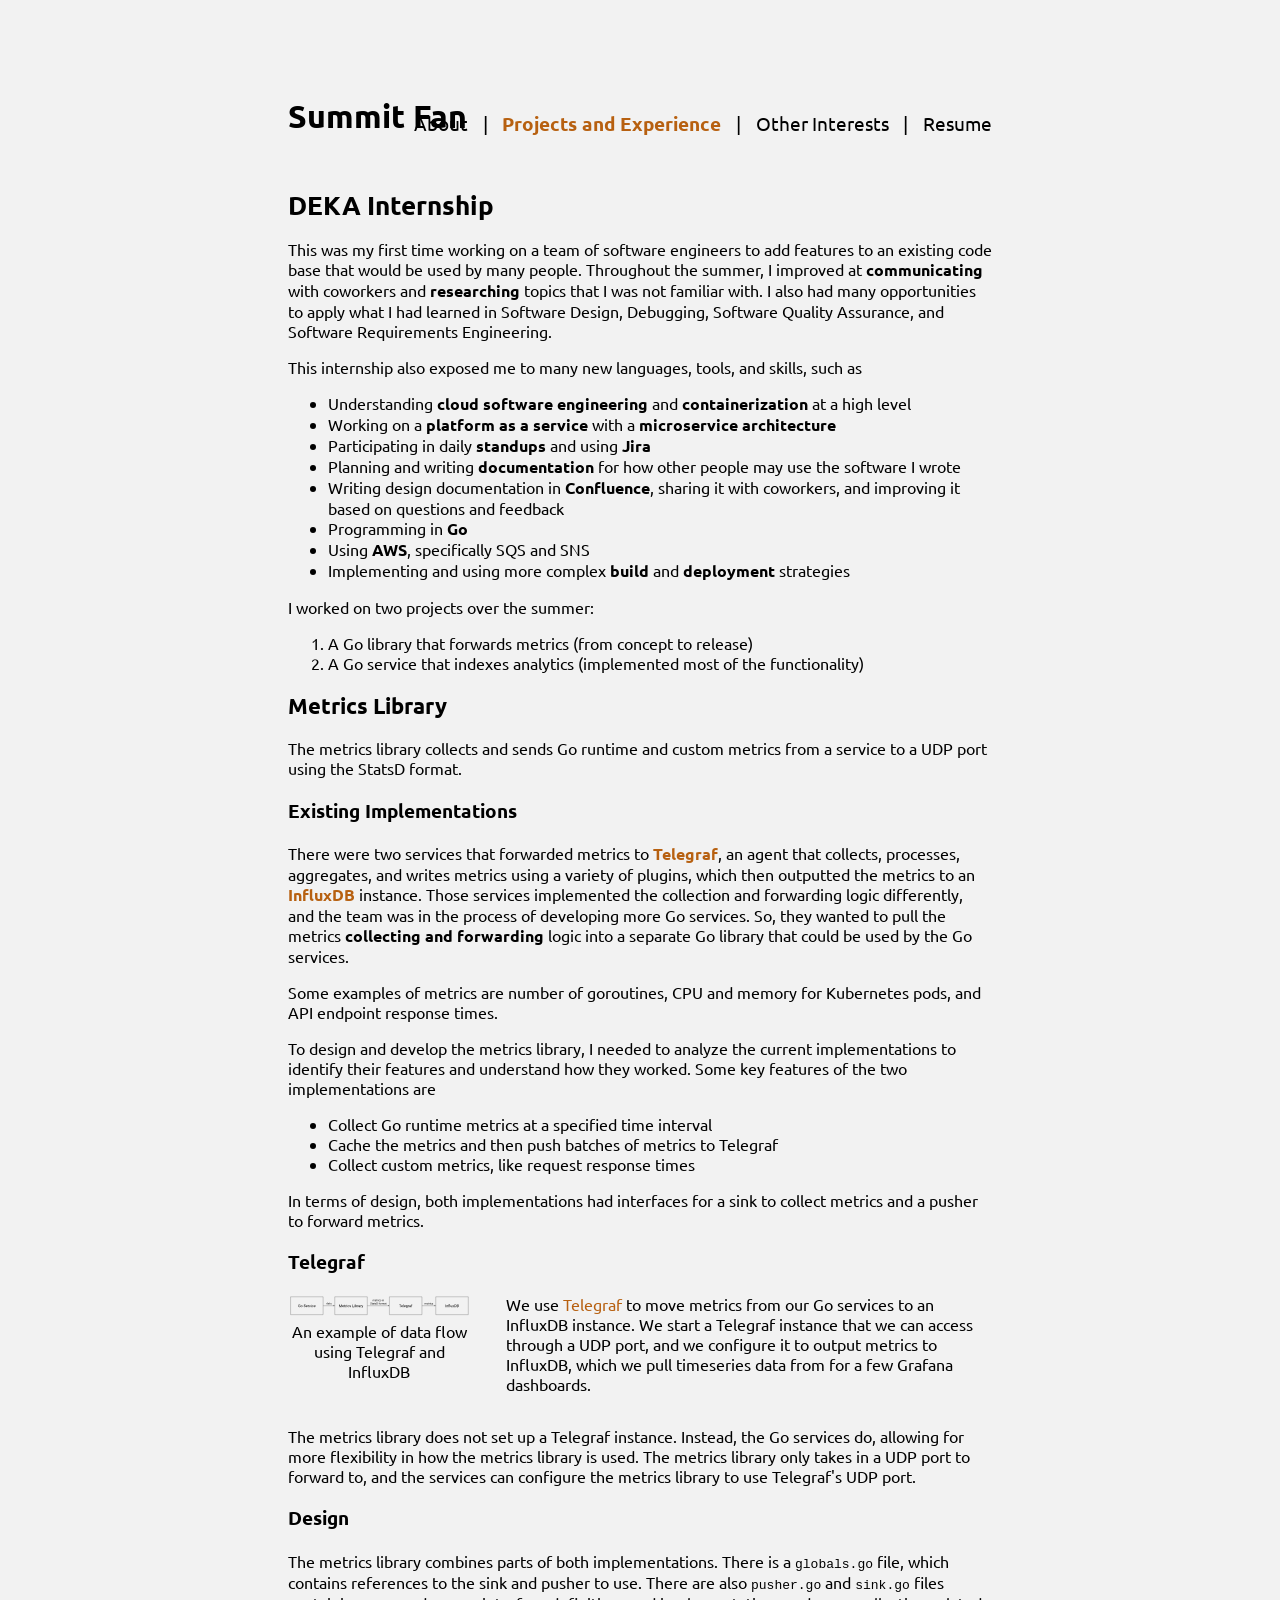
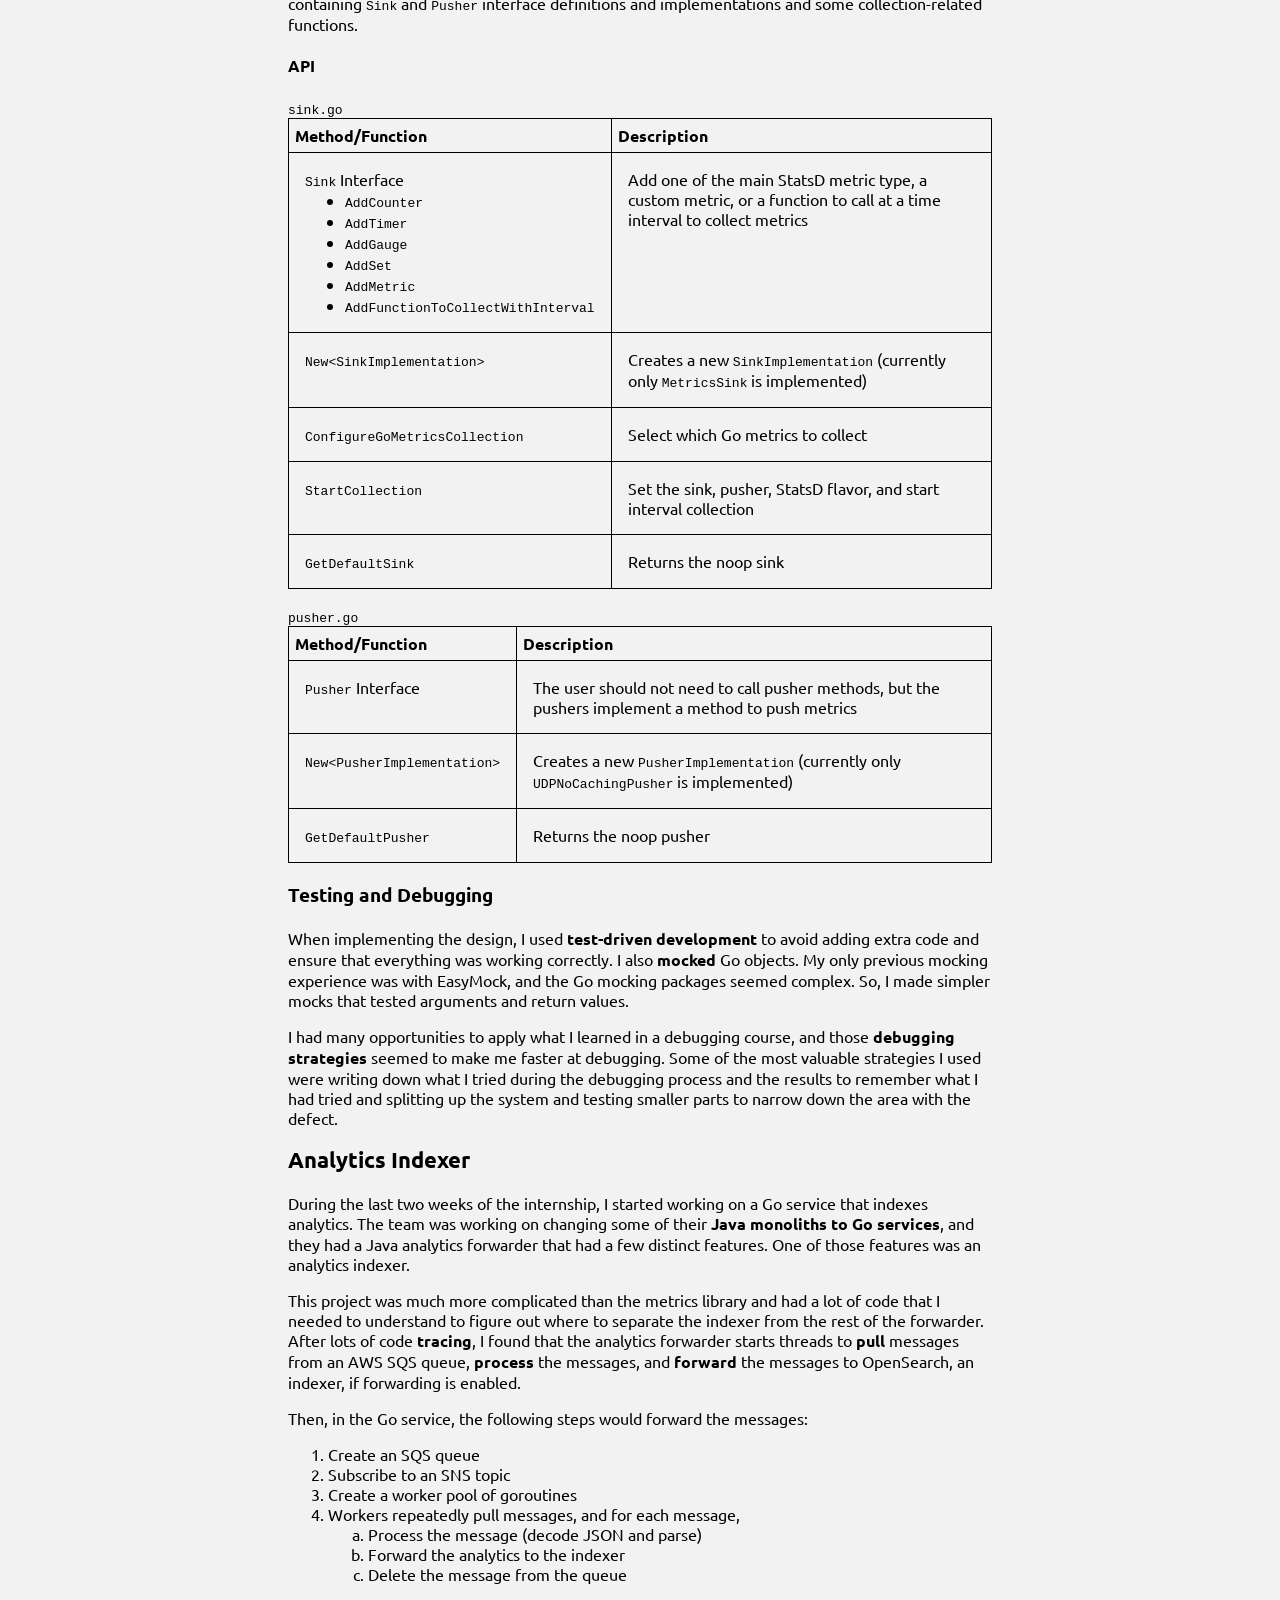
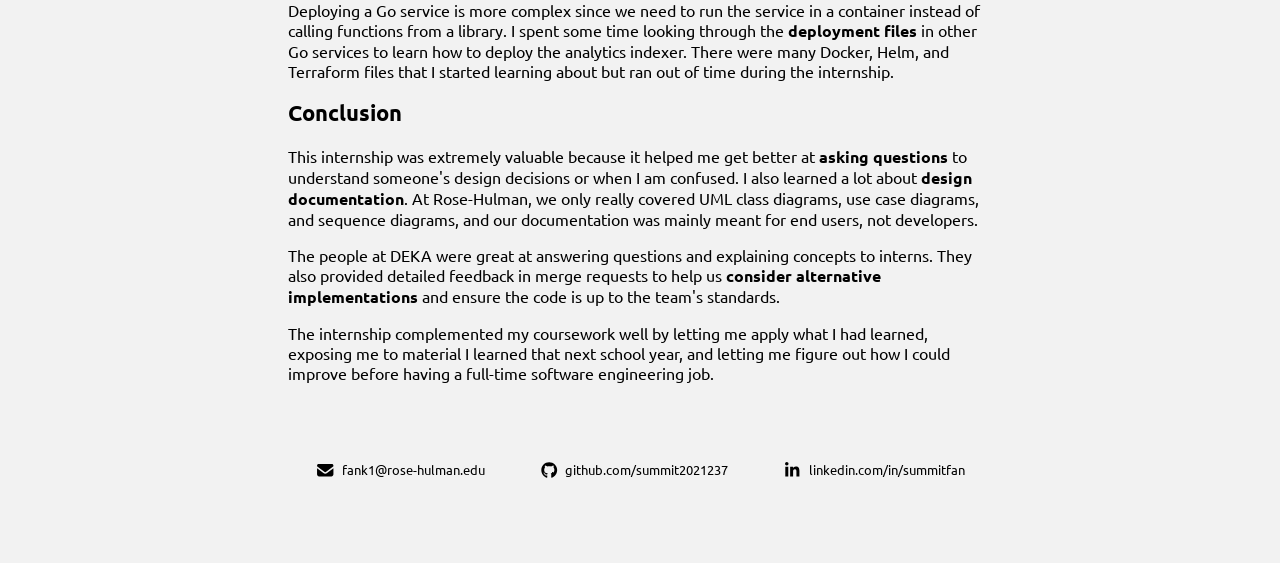
<file: projects/deka.html>
<!DOCTYPE html>
<html>
	<head>
		<meta charset="UTF-8">
		<link rel="stylesheet" href="../styles/main.css">
		<link rel="preconnect" href="https://fonts.googleapis.com">
		<link rel="preconnect" href="https://fonts.gstatic.com" crossorigin>
		<link href="https://fonts.googleapis.com/css2?family=Ubuntu:ital,wght@0,300;0,400;0,500;0,700;1,300;1,400;1,500;1,700&display=swap" rel="stylesheet">

		<script src="../scripts/jquery.min.js"></script>
		<script src="../scripts/main.js"></script>

		<title>DEKA Internship - Summit Fan</title>
		<link rel="icon" type="image/x-icon" href="https://summit2021237.github.io/images/vestal.png">
	</head>
	<body>
		<div id="navBar" class="top-bar-container"></div>
		<script>createNav("Projects and Experience")</script>
		
		<div>
			<h1>DEKA Internship</h1>
			<p>This was my first time working on a team of software engineers to add features to an existing code base that would be used by many people. Throughout the summer, I improved at <b>communicating</b> with coworkers and <b>researching</b> topics that I was not familiar with. I also had many opportunities to apply what I had learned in Software Design, Debugging, Software Quality Assurance, and Software Requirements Engineering.</p>
			<p>This internship also exposed me to many new languages, tools, and skills, such as</p>
			<ul>
				<li>Understanding <b>cloud software engineering</b> and <b>containerization</b> at a high level</li>
				<li>Working on a <b>platform as a service</b> with a <b>microservice architecture</b></li>
				<li>Participating in daily <b>standups</b> and using <b>Jira</b></li>
				<li>Planning and writing <b>documentation</b> for how other people may use the software I wrote</li>
				<li>Writing design documentation in <b>Confluence</b>, sharing it with coworkers, and improving it based on questions and feedback</li>
				<li>Programming in <b>Go</b></li>
				<li>Using <b>AWS</b>, specifically SQS and SNS</li>
				<li>Implementing and using more complex <b>build</b> and <b>deployment</b> strategies</li>
			</ul>
			I worked on two projects over the summer:
			<ol>
				<li>A Go library that forwards metrics (from concept to release)</li>
				<li>A Go service that indexes analytics (implemented most of the functionality)</li>
			</ol>
			<h2>Metrics Library</h2>
			<p>The metrics library collects and sends Go runtime and custom metrics from a service to a UDP port using the StatsD format.</p>
			<h3>Existing Implementations</h3>
			<p>There were two services that forwarded metrics to <b><a href="#telegraf">Telegraf</a></b>, an agent that collects, processes, aggregates, and writes metrics using a variety of plugins, which then outputted the metrics to an <b><a href="https://www.influxdata.com/" target="_blank">InfluxDB</a></b> instance. Those services implemented the collection and forwarding logic differently, and the team was in the process of developing more Go services. So, they wanted to pull the metrics <b>collecting and forwarding</b> logic into a separate Go library that could be used by the Go services.</p>
			<p>Some examples of metrics are number of goroutines, CPU and memory for Kubernetes pods, and API endpoint response times.</p>
			<p>To design and develop the metrics library, I needed to analyze the current implementations to identify their features and understand how they worked. Some key features of the two implementations are</p>
			<ul>
				<li>Collect Go runtime metrics at a specified time interval</li>
				<li>Cache the metrics and then push batches of metrics to Telegraf</li>
				<li>Collect custom metrics, like request response times</li>
			</ul>
			<p>In terms of design, both implementations had interfaces for a sink to collect metrics and a pusher to forward metrics.</p>
			<h3 id="telegraf">Telegraf</h3>
			<div class="image-with-text">
				<figure class="width-100">
					<img src="./deka/images/metrics_forwarding_with_telegraf.svg"></img>
					<figcaption>An example of data flow using Telegraf and InfluxDB</figcaption>
				</figure>
				<p class="no-top-margin">We use <a href="https://www.influxdata.com/time-series-platform/telegraf/" target="_blank">Telegraf</a> to move metrics from our Go services to an InfluxDB instance. We start a Telegraf instance that we can access through a UDP port, and we configure it to output metrics to InfluxDB, which we pull timeseries data from for a few Grafana dashboards.</p>
			</div>
			<p>The metrics library does not set up a Telegraf instance. Instead, the Go services do, allowing for more flexibility in how the metrics library is used. The metrics library only takes in a UDP port to forward to, and the services can configure the metrics library to use Telegraf's UDP port.</p>
			<h3>Design</h3>
			<p>The metrics library combines parts of both implementations. There is a <code>globals.go</code> file, which contains references to the sink and pusher to use. There are also <code>pusher.go</code> and <code>sink.go</code> files containing <code>Sink</code> and <code>Pusher</code> interface definitions and implementations and some collection-related functions.</p>
			<h4>API</h4>
			<p class="no-bottom-margin"><code>sink.go</code></p>
			<table class="api-table">
				<colgroup>
					<col>
					<col class="width-70">
				</colgroup>
				<tr>
					<th>Method/Function</th>
					<th>Description</th>
				</tr>
				<tr>
					<td>
						<p class="no-bottom-margin"><code>Sink</code> Interface</p>
						<ul class="no-top-margin no-bottom-margin">
							<li><code>AddCounter</code></li>
							<li><code>AddTimer</code></li>
							<li><code>AddGauge</code></li>
							<li><code>AddSet</code></li>
							<li><code>AddMetric</code></li>
							<li><code>AddFunctionToCollectWithInterval</code></li>
						</ul>
					</td>
					<td>
						Add one of the main StatsD metric type, a custom metric, or a function to call at a time interval to collect metrics
					</td>
				</tr>
				<tr>
					<td><code>New&lt;SinkImplementation&gt;</code></td>
					<td>Creates a new <code>SinkImplementation</code> (currently only <code>MetricsSink</code> is implemented)
					</td>
				</tr>
				<tr>
					<td><code>ConfigureGoMetricsCollection</code></td>
					<td>Select which Go metrics to collect</td>
				</tr>
				<tr>
					<td><code>StartCollection</code></td>
					<td>Set the sink, pusher, StatsD flavor, and start interval collection</td>
				</tr>
				<tr>
					<td><code>GetDefaultSink</code></td>
					<td>Returns the noop sink</td>
				</tr>
			</table>
			<p class="no-bottom-margin"><code>pusher.go</code></p>
			<table class="api-table">
				<colgroup>
					<col>
					<col class="width-70">
				</colgroup>
				<tr>
					<th>Method/Function</th>
					<th>Description</th>
				</tr>
				<tr>
					<td>
						<p><code>Pusher</code> Interface</p>
					</td>
					<td>
						The user should not need to call pusher methods, but the pushers implement a method to push metrics
					</td>
				</tr>
				<tr>
					<td><code>New&lt;PusherImplementation&gt;</code></td>
					<td>Creates a new <code>PusherImplementation</code> (currently only <code>UDPNoCachingPusher</code> is implemented)
					</td>
				</tr>
				<tr>
					<td><code>GetDefaultPusher</code></td>
					<td>Returns the noop pusher</td>
				</tr>
			</table>
			<h3>Testing and Debugging</h3>
			<p>When implementing the design, I used <b>test-driven development</b> to avoid adding extra code and ensure that everything was working correctly. I also <b>mocked</b> Go objects. My only previous mocking experience was with EasyMock, and the Go mocking packages seemed complex. So, I made simpler mocks that tested arguments and return values.</p>
			<p>I had many opportunities to apply what I learned in a debugging course, and those <b>debugging strategies</b> seemed to make me faster at debugging. Some of the most valuable strategies I used were writing down what I tried during the debugging process and the results to remember what I had tried and splitting up the system and testing smaller parts to narrow down the area with the defect.</p>

			<h2>Analytics Indexer</h2>
			<p>During the last two weeks of the internship, I started working on a Go service that indexes analytics. The team was working on changing some of their <b>Java monoliths to Go services</b>, and they had a Java analytics forwarder that had a few distinct features. One of those features was an analytics indexer.</p>
			<p>This project was much more complicated than the metrics library and had a lot of code that I needed to understand to figure out where to separate the indexer from the rest of the forwarder. After lots of code <b>tracing</b>, I found that the analytics forwarder starts threads to <b>pull</b> messages from an AWS SQS queue, <b>process</b> the messages, and <b>forward</b> the messages to OpenSearch, an indexer, if forwarding is enabled.</p>
			<p>Then, in the Go service, the following steps would forward the messages:</p>
			<ol>
				<li>Create an SQS queue</li>
				<li>Subscribe to an SNS topic</li>
				<li>Create a worker pool of goroutines</li>
				<li>Workers repeatedly pull messages, and for each message,</li>
				<ol type="a">
					<li>Process the message (decode JSON and parse)</li>
					<li>Forward the analytics to the indexer</li>
					<li>Delete the message from the queue</li>
				</ol>
			</ol>
			<p>Deploying a Go service is more complex since we need to run the service in a container instead of calling functions from a library. I spent some time looking through the <b>deployment files</b> in other Go services to learn how to deploy the analytics indexer. There were many Docker, Helm, and Terraform files that I started learning about but ran out of time during the internship.</p>

			<h2>Conclusion</h2>
			<p>This internship was extremely valuable because it helped me get better at <b>asking questions</b> to understand someone's design decisions or when I am confused. I also learned a lot about <b>design documentation</b>. At Rose-Hulman, we only really covered UML class diagrams, use case diagrams, and sequence diagrams, and our documentation was mainly meant for end users, not developers.</p>
			<p>The people at DEKA were great at answering questions and explaining concepts to interns. They also provided detailed feedback in merge requests to help us <b>consider alternative implementations</b> and ensure the code is up to the team's standards.</p>
			<p>The internship complemented my coursework well by letting me apply what I had learned, exposing me to material I learned that next school year, and letting me figure out how I could improve before having a full-time software engineering job.</p>
		</div>

		<div id="contactInfo"></div>

		<script>createContactInfo()</script>
	</body>
</html>
</file>
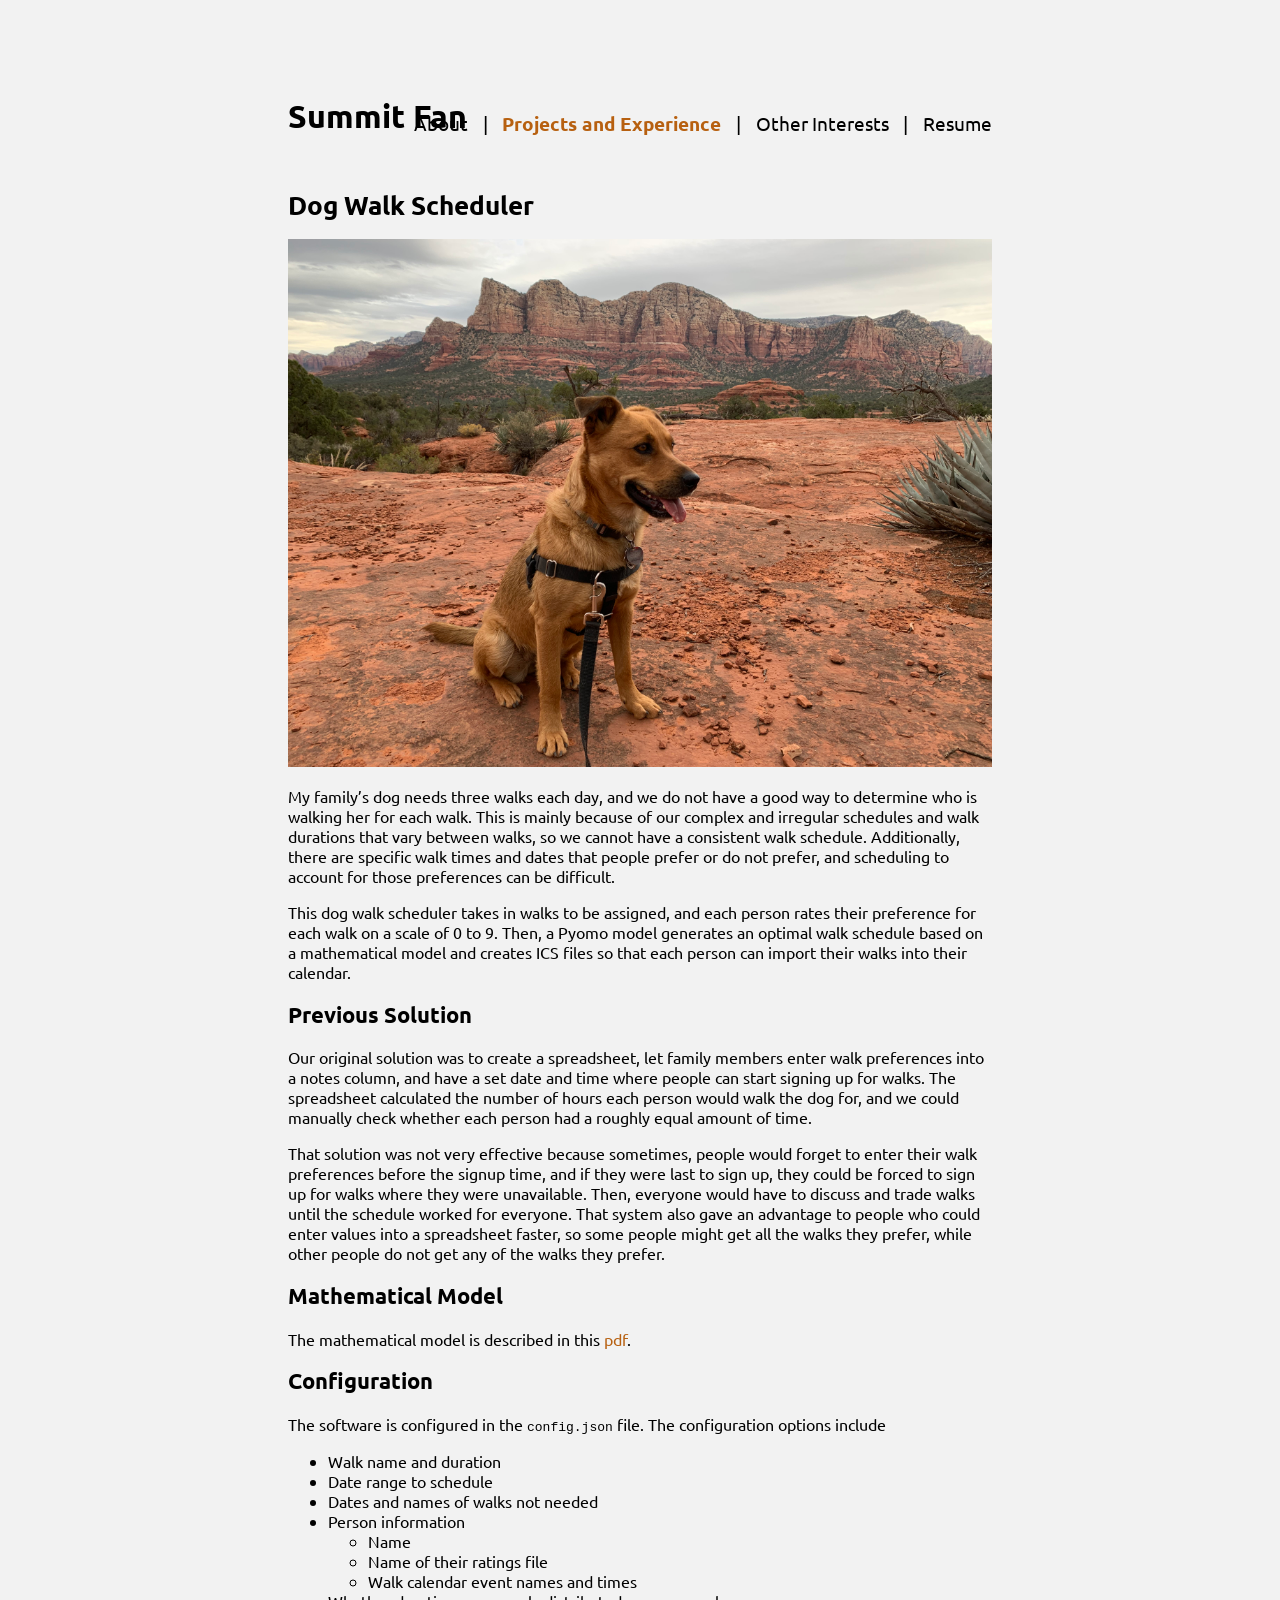
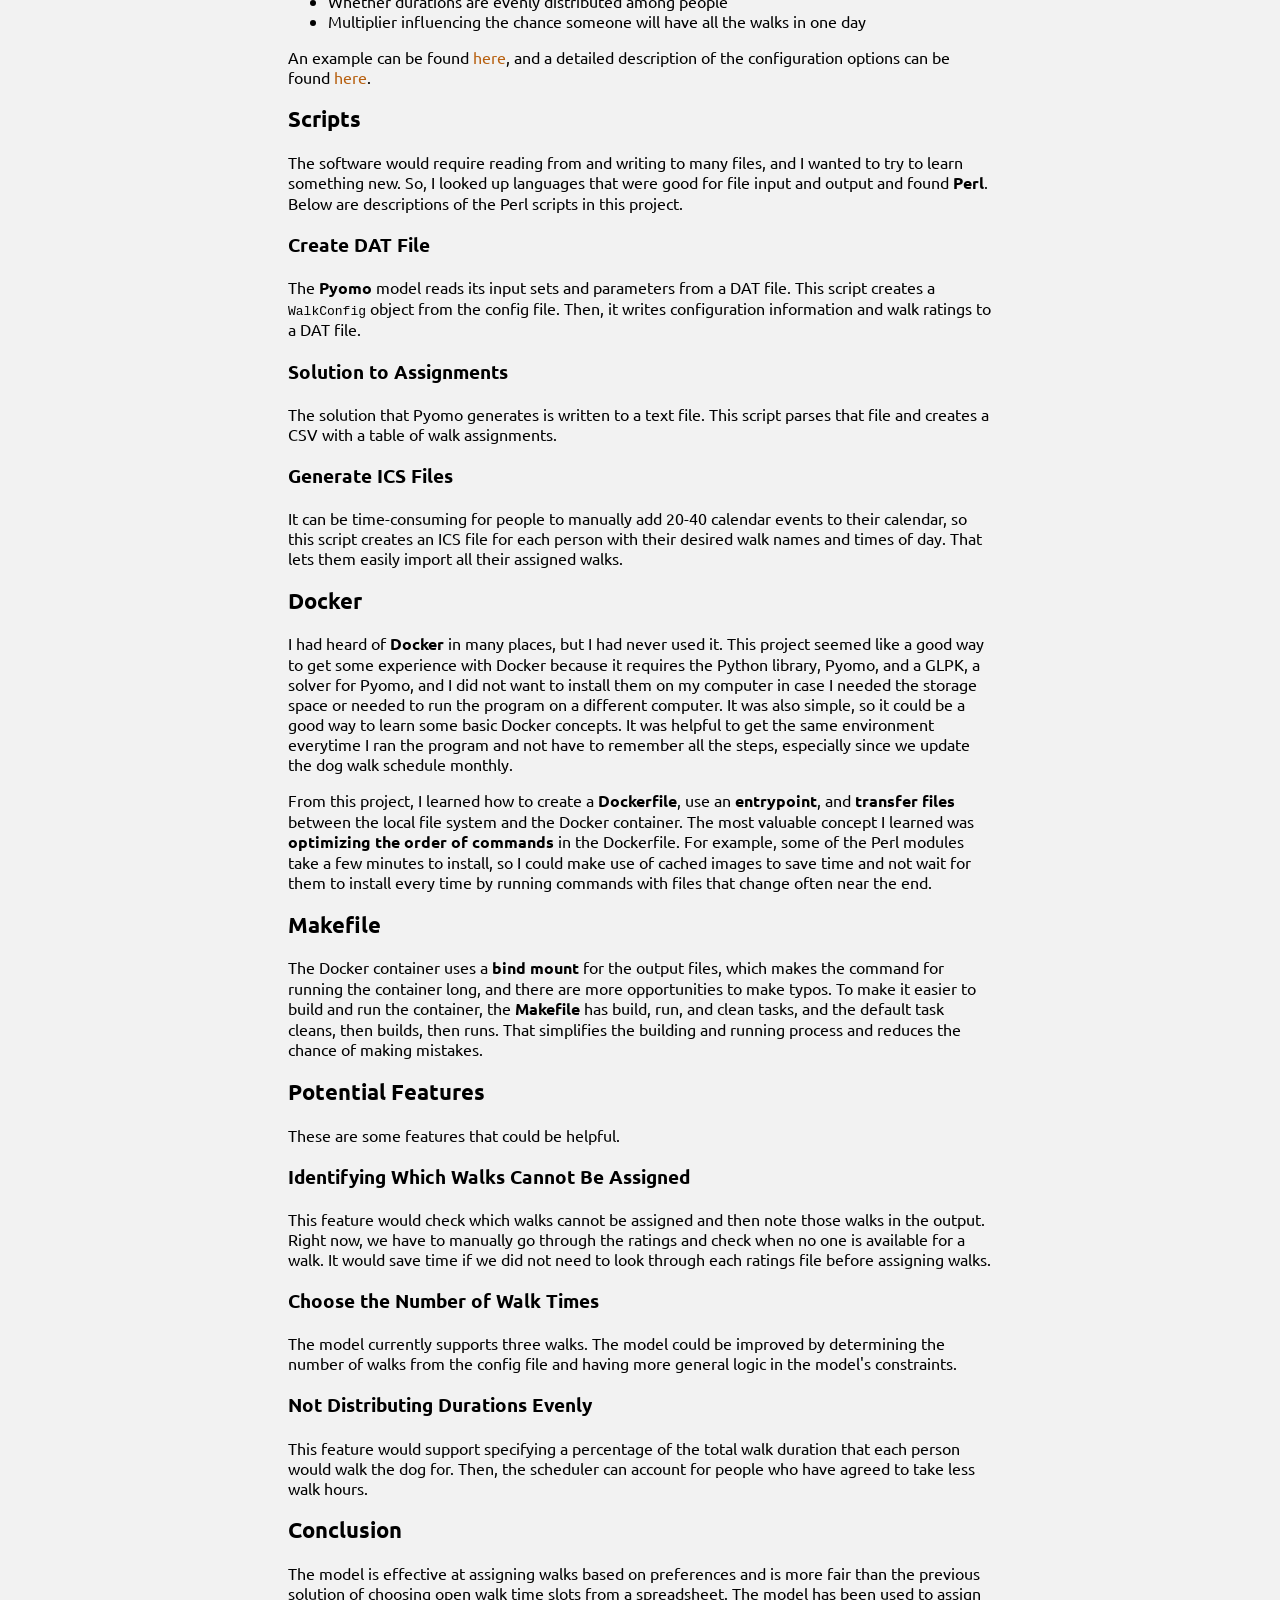
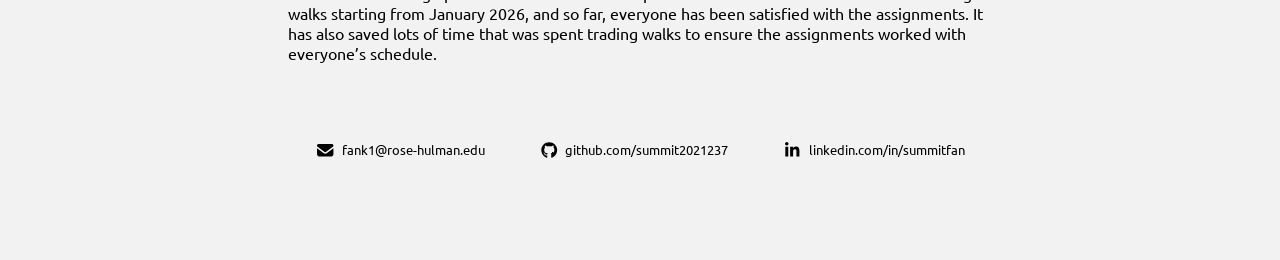
<file: projects/dog_walk_scheduler.html>
<!DOCTYPE html>
<html>
	<head>
		<meta charset="UTF-8">
		<link rel="stylesheet" href="../styles/main.css">
		<link rel="preconnect" href="https://fonts.googleapis.com">
		<link rel="preconnect" href="https://fonts.gstatic.com" crossorigin>
		<link href="https://fonts.googleapis.com/css2?family=Ubuntu:ital,wght@0,300;0,400;0,500;0,700;1,300;1,400;1,500;1,700&display=swap" rel="stylesheet">

		<script src="../scripts/jquery.min.js"></script>
		<script src="../scripts/main.js"></script>

		<title>Dog Walk Scheduler - Summit Fan</title>
		<link rel="icon" type="image/x-icon" href="https://summit2021237.github.io/images/vestal.png">
	</head>
	<body>
		<div id="navBar" class="top-bar-container"></div>
		<script>createNav("Projects and Experience")</script>
		
		<div>
			<h1>Dog Walk Scheduler</h1>
			<img class="width-100" src="./dog_walk_scheduler/images/little_bear.jpeg">
			<p>My family’s dog needs three walks each day, and we do not have a good way to determine who is walking her for each walk. This is mainly because of our complex and irregular schedules and walk durations that vary between walks, so we cannot have a consistent walk schedule. Additionally, there are speciﬁc walk times and dates that people prefer or do not prefer, and scheduling to account for those preferences can be difﬁcult.</p>
			<p>This dog walk scheduler takes in walks to be assigned, and each person rates their preference for each walk on a scale of 0 to 9. Then, a Pyomo model generates an optimal walk schedule based on a mathematical model and creates ICS files so that each person can import their walks into their calendar.</p>
			<h2>Previous Solution</h2>
			<p>Our original solution was to create a spreadsheet, let family members enter walk preferences into a notes column, and have a set date and time where people can start signing up for walks. The spreadsheet calculated the number of hours each person would walk the dog for, and we could manually check whether each person had a roughly equal amount of time.</p>
			<p>That solution was not very effective because sometimes, people would forget to enter their walk preferences before the signup time, and if they were last to sign up, they could be forced to sign up for walks where they were unavailable. Then, everyone would have to discuss and trade walks until the schedule worked for everyone. That system also gave an advantage to people who could enter values into a spreadsheet faster, so some people might get all the walks they prefer, while other people do not get any of the walks they prefer.</p>
			<h2>Mathematical Model</h2>
			<p>The mathematical model is described in this <a href="dog_walk_scheduler/model.pdf" target="_blank">pdf</a>.
			<h2>Configuration</h2>
			<p>The software is configured in the <code>config.json</code> file. The configuration options include</p>
			<ul>
				<li>Walk name and duration</li>
				<li>Date range to schedule</li>
				<li>Dates and names of walks not needed</li>
				<li>Person information</li>
				<ul>
					<li>Name</li>
					<li>Name of their ratings file</li>
					<li>Walk calendar event names and times</li>
				</ul>
				<li>Whether durations are evenly distributed among people</li>
				<li>Multiplier influencing the chance someone will have all the walks in one day</li>
			</ul>
			<p>An example can be found <a href="https://github.com/summit2021237/little-bear-walks/blob/main/documentation/config_example.json" target="_blank">here</a>, and a detailed description of the configuration options can be found <a href="https://github.com/summit2021237/little-bear-walks/blob/main/documentation/config_file.md" target="_blank">here</a>.</p>
			<h2>Scripts</h2>
			<p>The software would require reading from and writing to many files, and I wanted to try to learn something new. So, I looked up languages that were good for file input and output and found <b>Perl</b>. Below are descriptions of the Perl scripts in this project.</p>
			<h3>Create DAT File</h3>
			<p>The <b>Pyomo</b> model reads its input sets and parameters from a DAT file. This script creates a <code>WalkConfig</code> object from the config file. Then, it writes configuration information and walk ratings to a DAT file.</p>
			<h3>Solution to Assignments</h3>
			<p>The solution that Pyomo generates is written to a text file. This script parses that file and creates a CSV with a table of walk assignments.</p>
			<h3>Generate ICS Files</h3>
			<p>It can be time-consuming for people to manually add 20-40 calendar events to their calendar, so this script creates an ICS file for each person with their desired walk names and times of day. That lets them easily import all their assigned walks.</p>
			<h2>Docker</h2>
			<p>I had heard of <b>Docker</b> in many places, but I had never used it. This project seemed like a good way to get some experience with Docker because it requires the Python library, Pyomo, and a GLPK, a solver for Pyomo, and I did not want to install them on my computer in case I needed the storage space or needed to run the program on a different computer. It was also simple, so it could be a good way to learn some basic Docker concepts. It was helpful to get the same environment everytime I ran the program and not have to remember all the steps, especially since we update the dog walk schedule monthly.</p>
			<p>From this project, I learned how to create a <b>Dockerfile</b>, use an <b>entrypoint</b>, and <b>transfer files</b> between the local file system and the Docker container. The most valuable concept I learned was <b>optimizing the order of commands</b> in the Dockerfile. For example, some of the Perl modules take a few minutes to install, so I could make use of cached images to save time and not wait for them to install every time by running commands with files that change often near the end.</p>
			<h2>Makefile</h2>
			<p>The Docker container uses a <b>bind mount</b> for the output files, which makes the command for running the container long, and there are more opportunities to make typos. To make it easier to build and run the container, the <b>Makefile</b> has build, run, and clean tasks, and the default task cleans, then builds, then runs. That simplifies the building and running process and reduces the chance of making mistakes.</p>
			<h2>Potential Features</h2>
			<p>These are some features that could be helpful.</p>
			<h3>Identifying Which Walks Cannot Be Assigned</h3>
			<p>This feature would check which walks cannot be assigned and then note those walks in the output. Right now, we have to manually go through the ratings and check when no one is available for a walk. It would save time if we did not need to look through each ratings file before assigning walks.</p>
			<h3>Choose the Number of Walk Times</h3>
			<p>The model currently supports three walks. The model could be improved by determining the number of walks from the config file and having more general logic in the model's constraints.</p>
			<h3>Not Distributing Durations Evenly</h3>
			<p>This feature would support specifying a percentage of the total walk duration that each person would walk the dog for. Then, the scheduler can account for people who have agreed to take less walk hours.</p>
			<h2>Conclusion</h2>
			<p>The model is effective at assigning walks based on preferences and is more fair than the previous solution of choosing open walk time slots from a spreadsheet. The model has been used to assign walks starting from January 2026, and so far, everyone has been satisﬁed with the assignments. It has also saved lots of time that was spent trading walks to ensure the assignments worked with everyone’s schedule.</p>
		</div>
		<div id="contactInfo"></div>

		<script>createContactInfo()</script>
	</body>
</html>
</file>
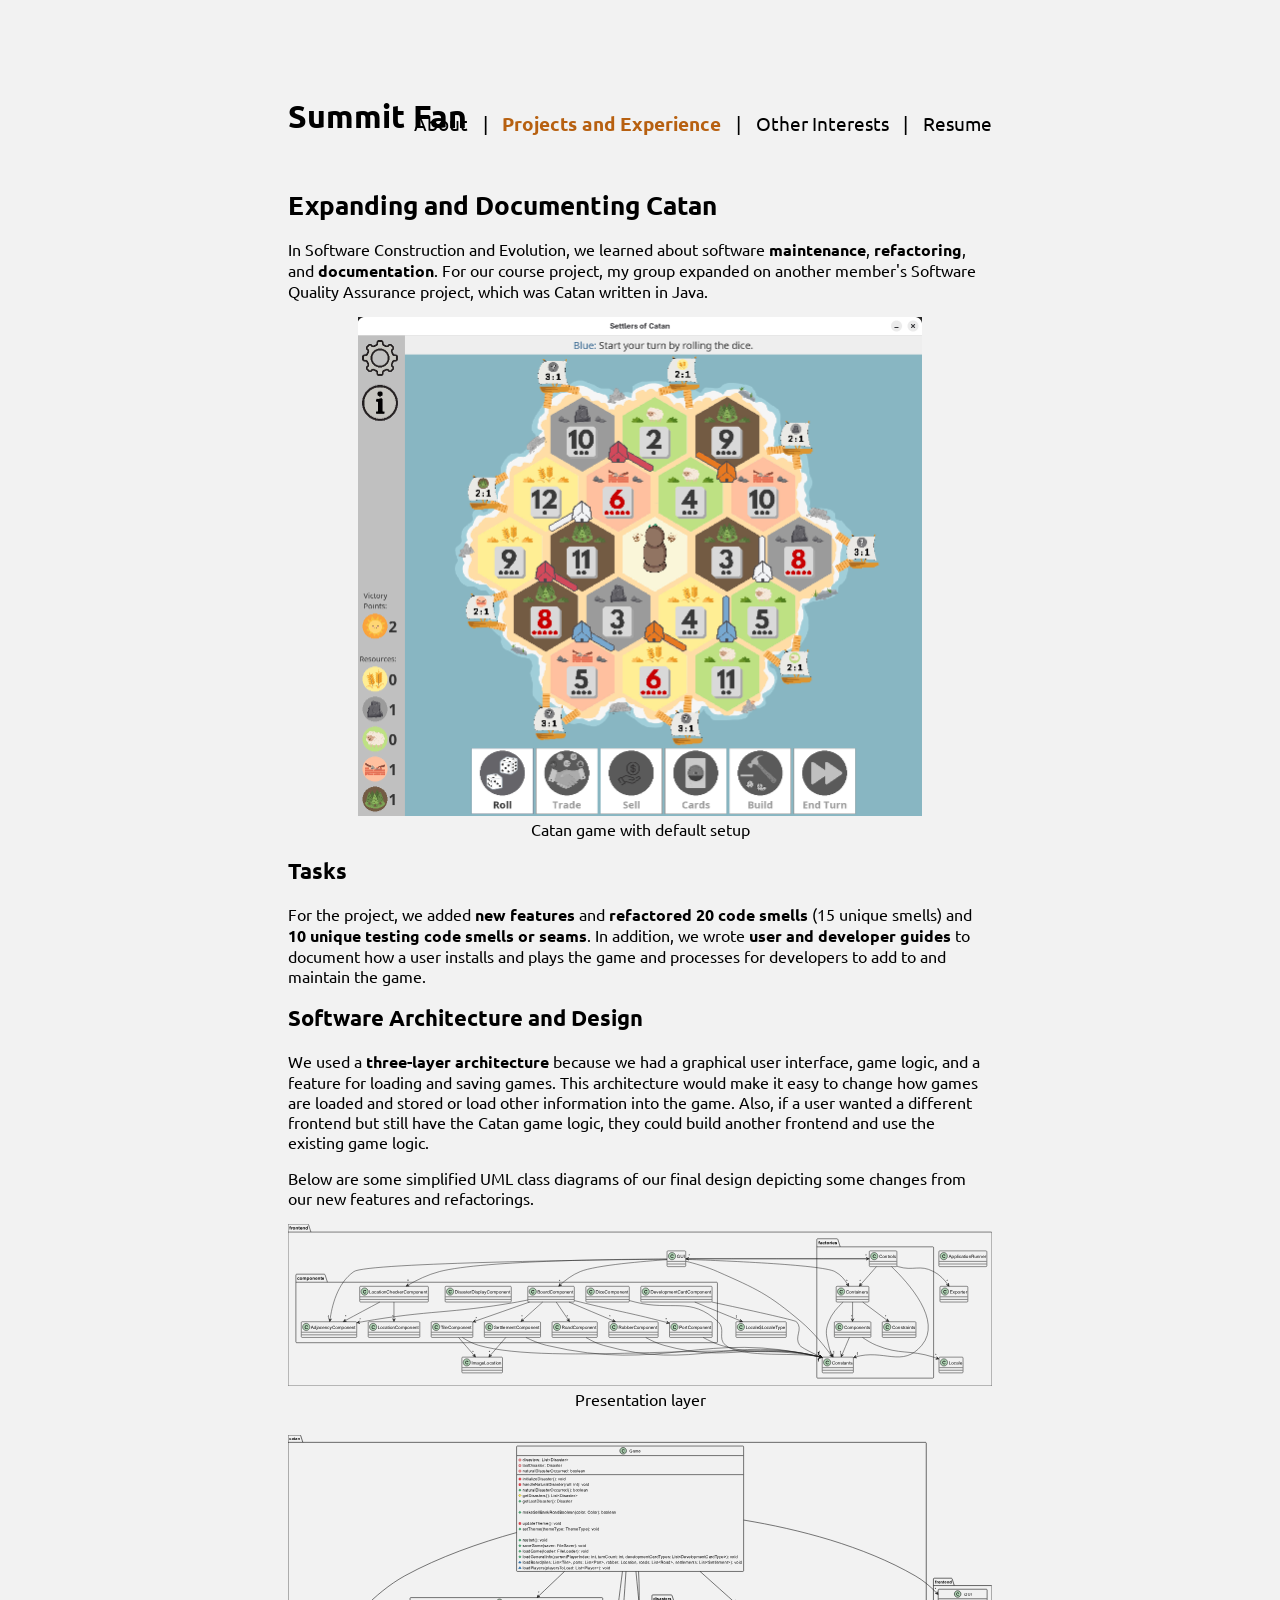
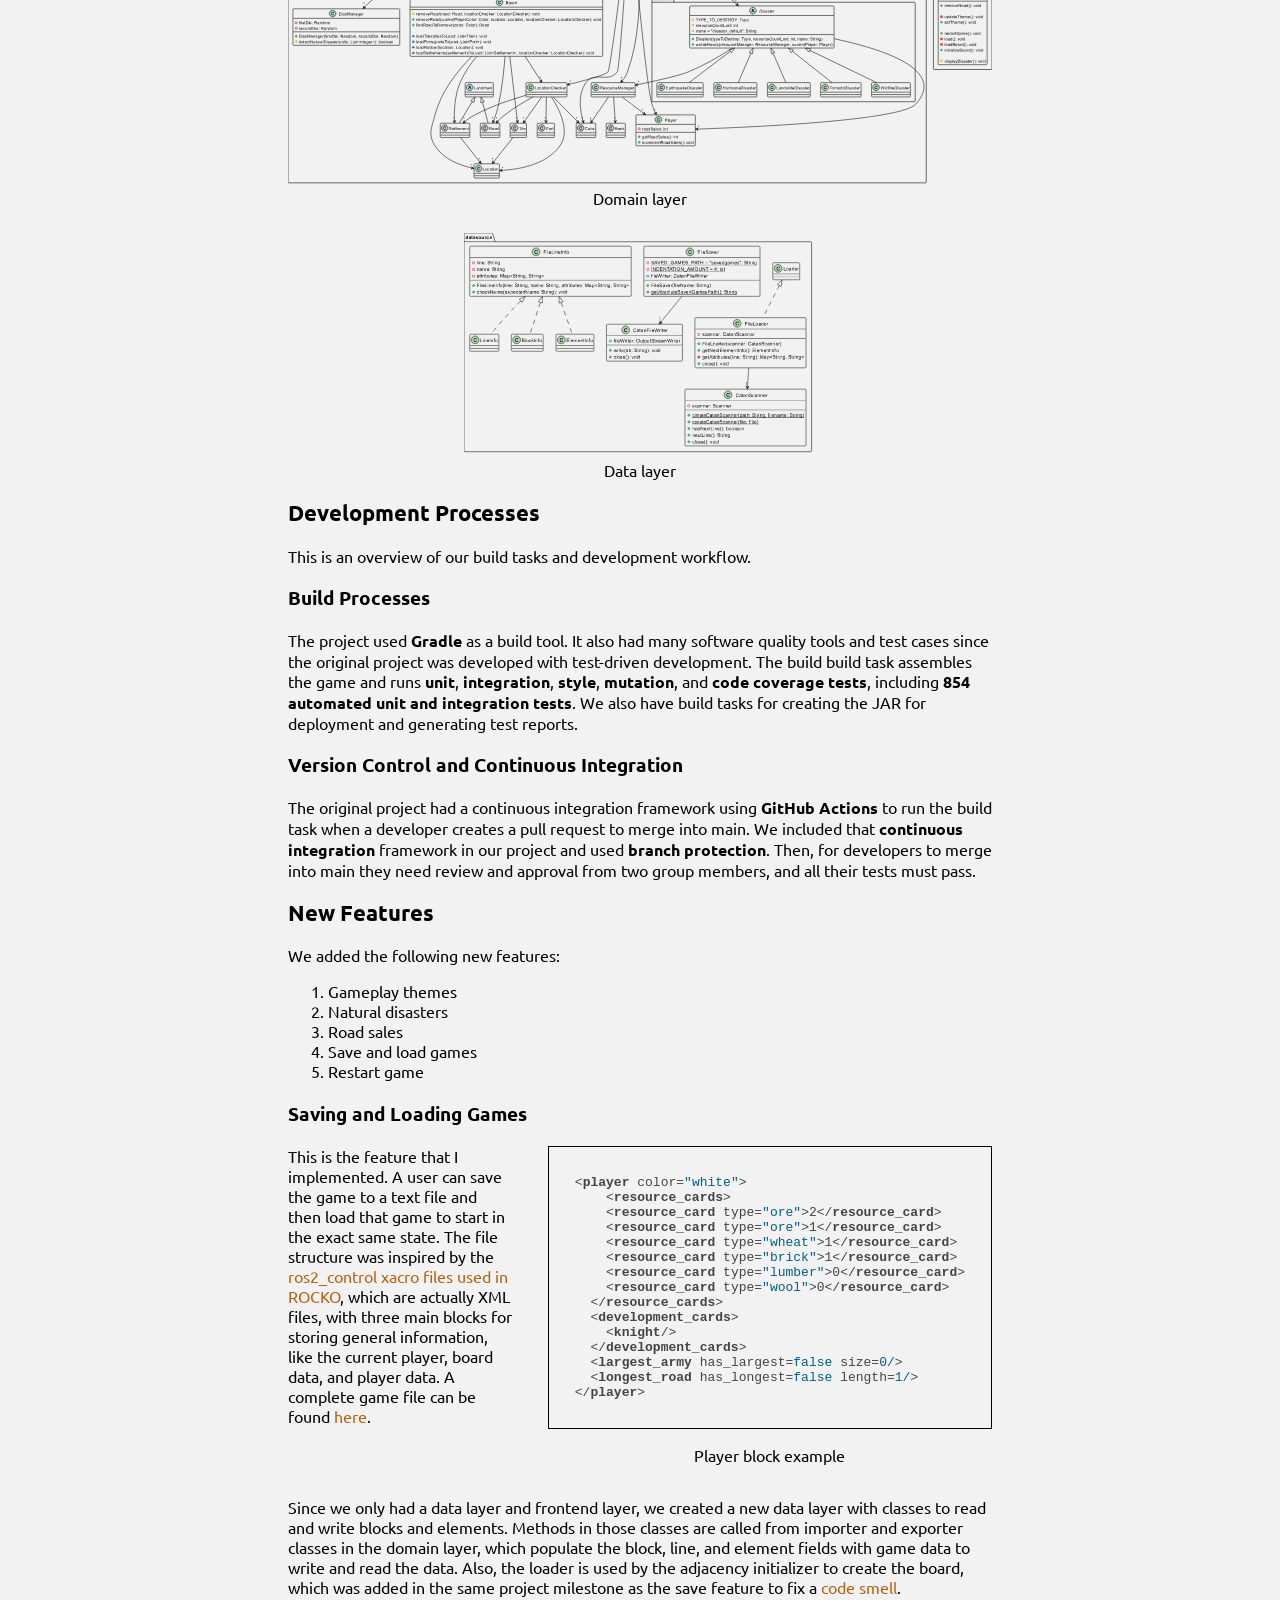
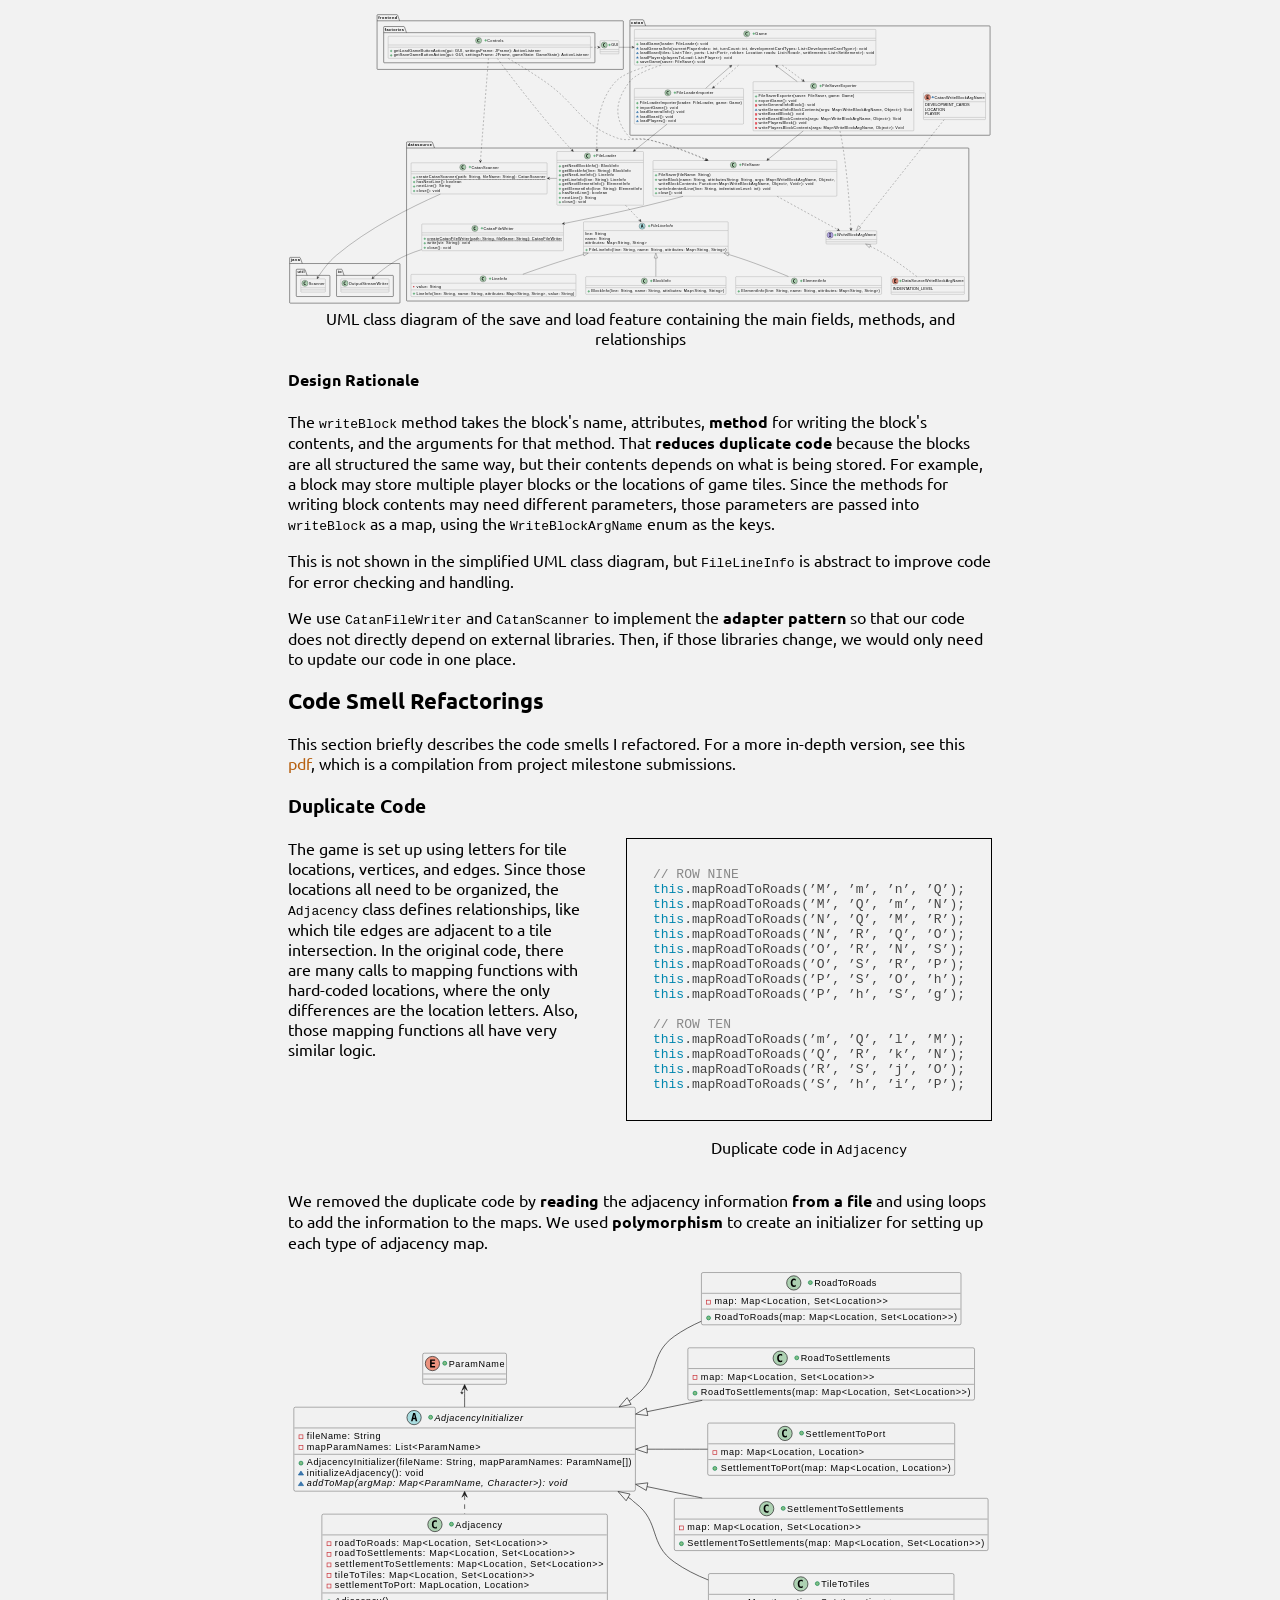
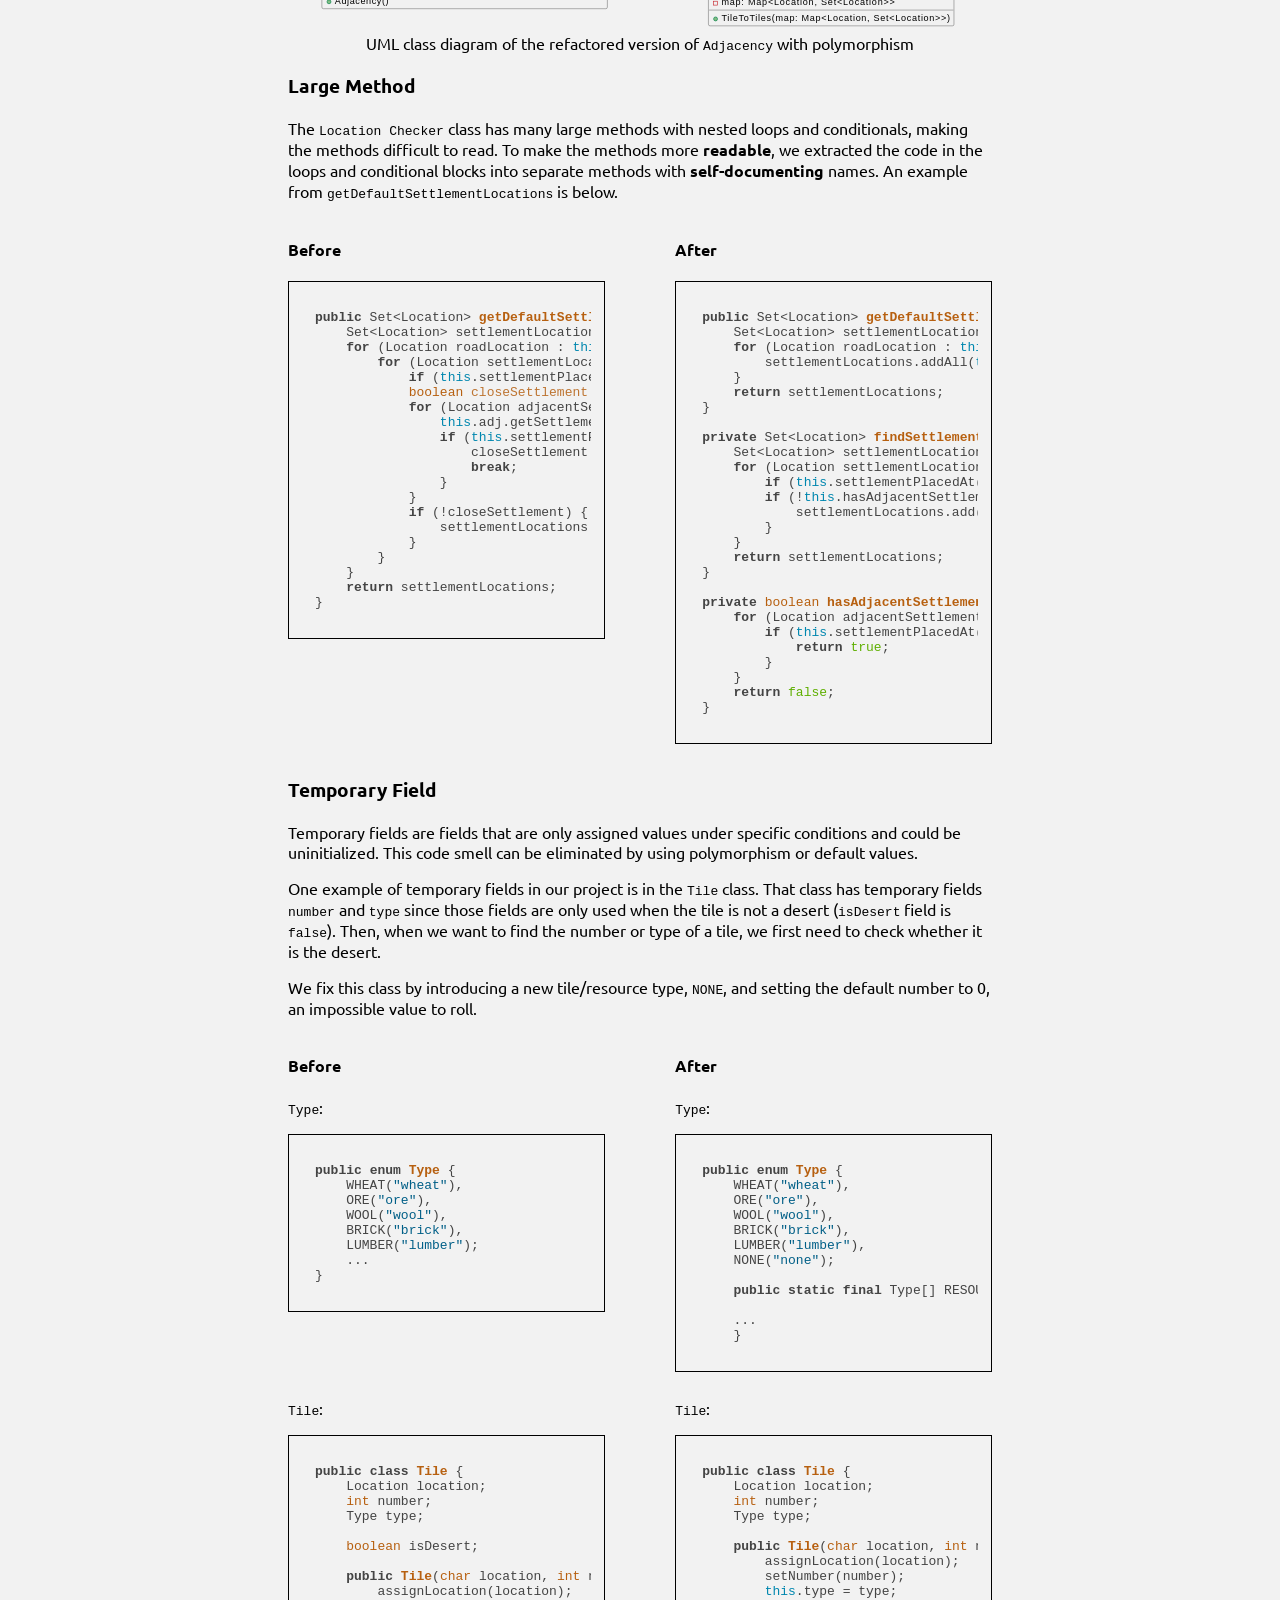
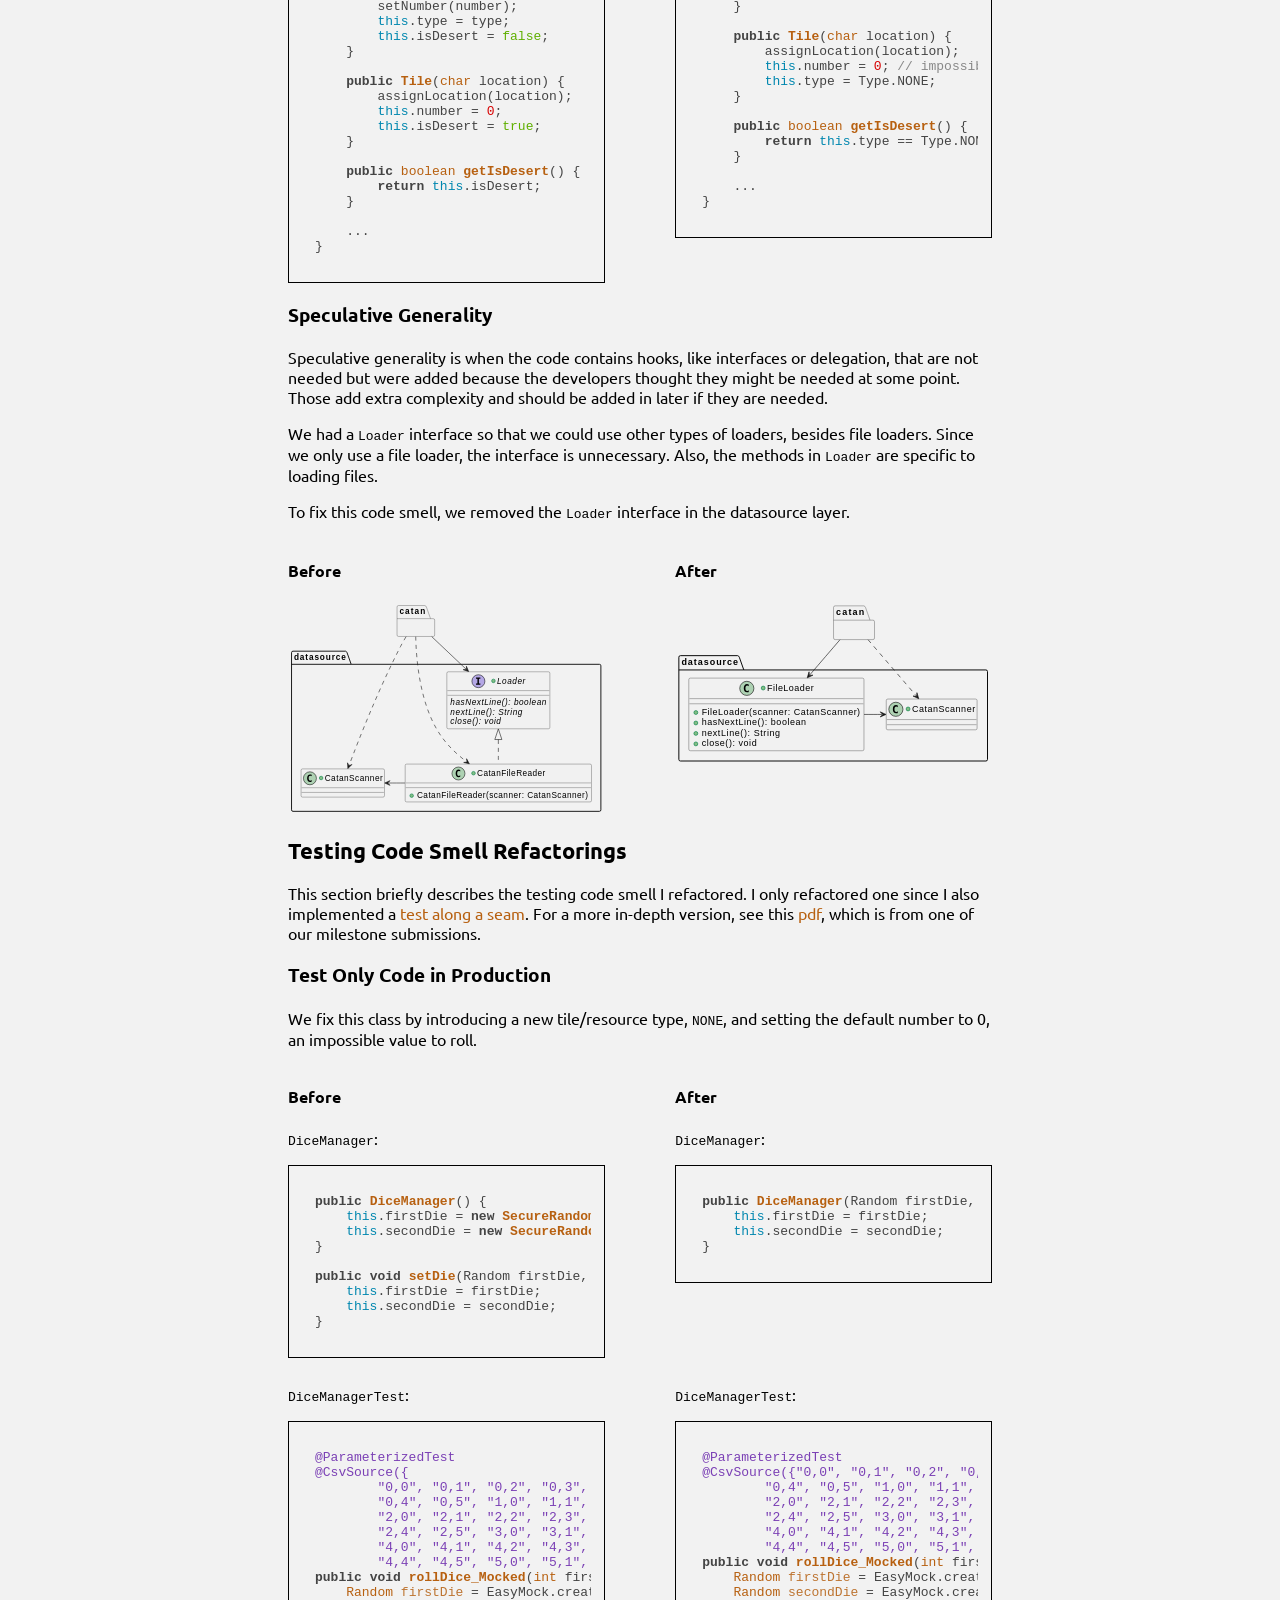
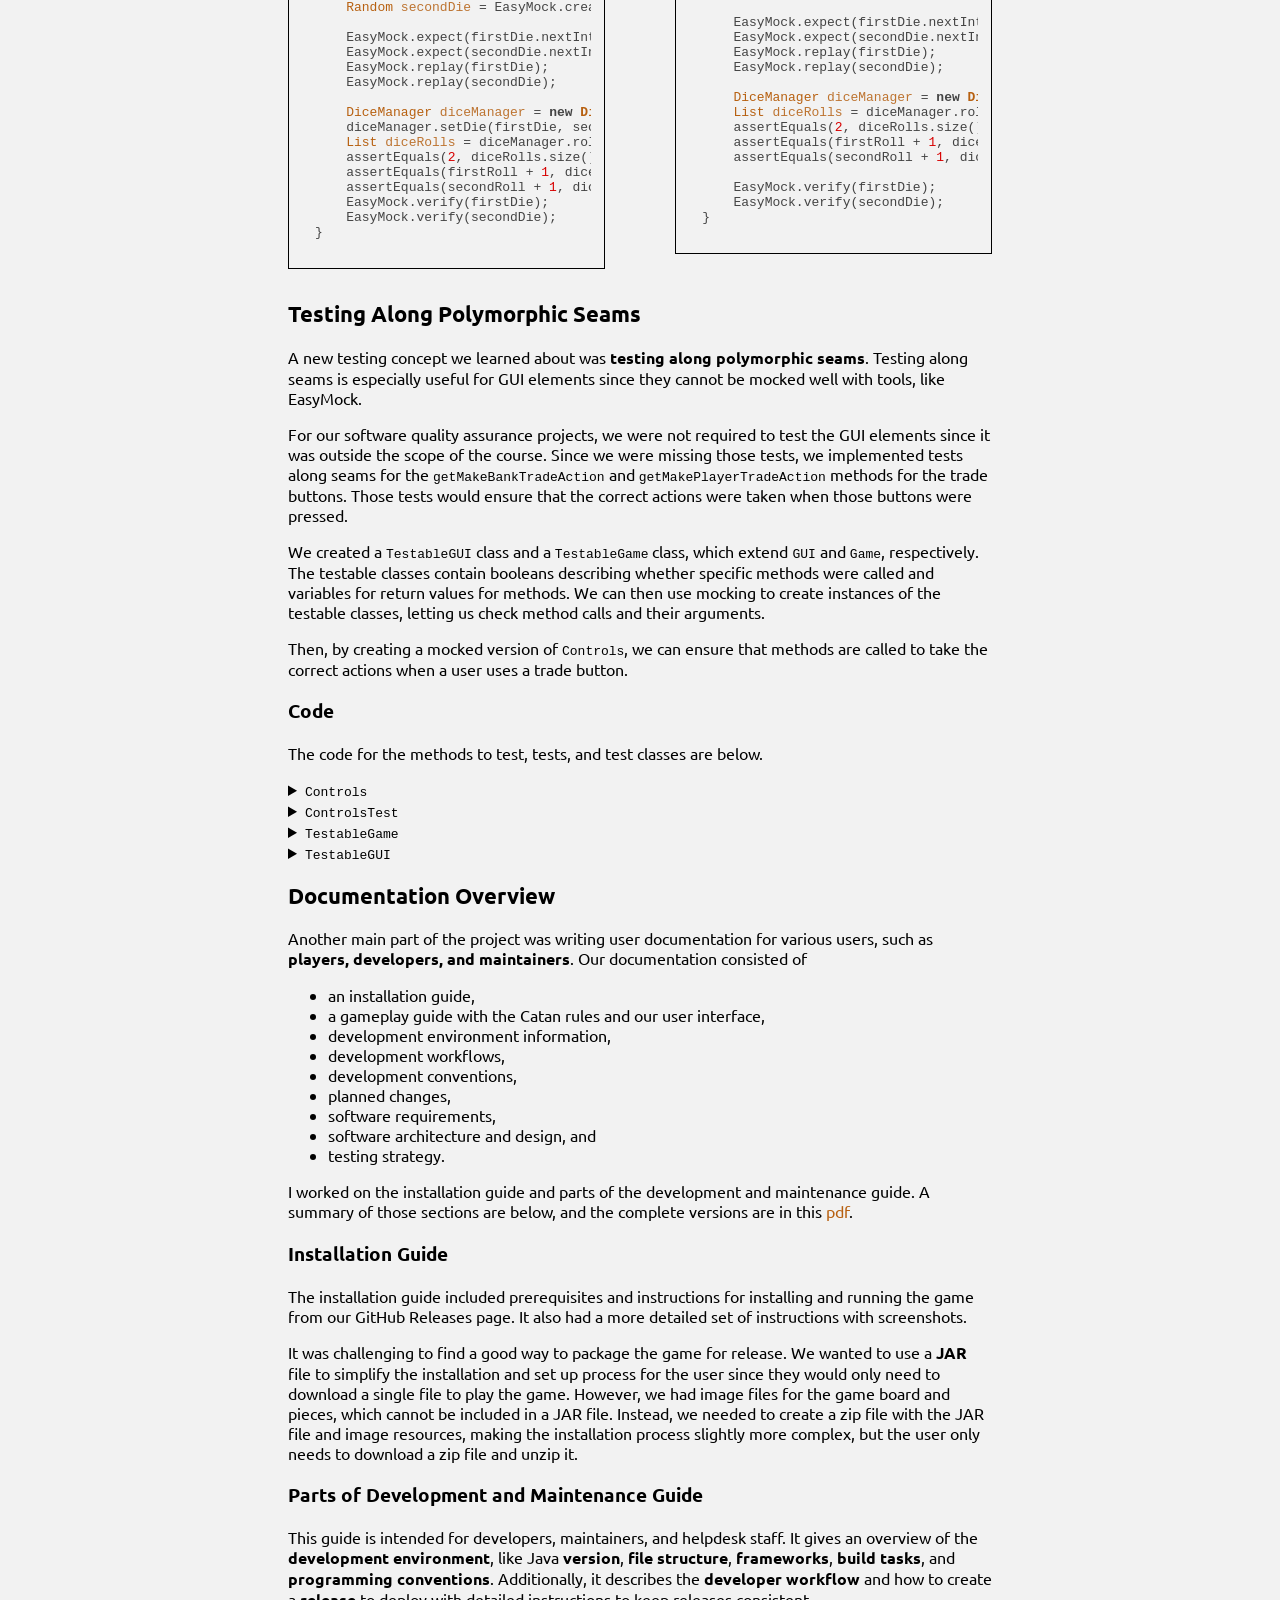
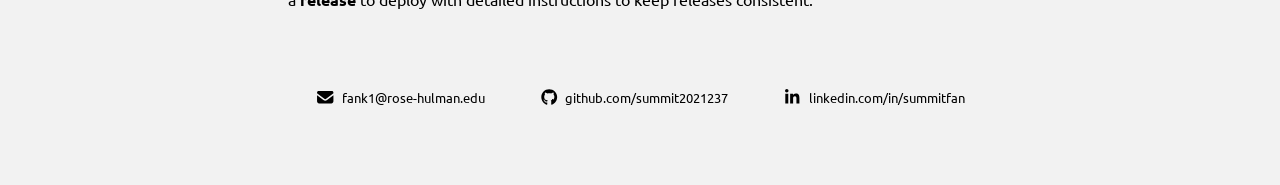
<file: projects/expanding_and_documenting_catan.html>
<!DOCTYPE html>
<html>
	<head>
		<meta charset="UTF-8">
		<link rel="stylesheet" href="../styles/main.css">
		<link rel="stylesheet" href="../styles/routeros-modified.css">
		<link rel="preconnect" href="https://fonts.googleapis.com">
		<link rel="preconnect" href="https://fonts.gstatic.com" crossorigin>
		<link href="https://fonts.googleapis.com/css2?family=Ubuntu:ital,wght@0,300;0,400;0,500;0,700;1,300;1,400;1,500;1,700&display=swap" rel="stylesheet">

		<script src="../scripts/jquery.min.js"></script>
		<script src="../scripts/main.js"></script>
		<script src="../scripts/highlight.min.js"></script>

		<title>Expanding and Documenting Catan - Summit Fan</title>
		<link rel="icon" type="image/x-icon" href="https://summit2021237.github.io/images/vestal.png">
	</head>
	<body>
		<div id="navBar" class="top-bar-container"></div>
		<script>createNav("Projects and Experience")</script>
		
		<div>
			<h1>Expanding and Documenting Catan</h1>
			<p>In Software Construction and Evolution, we learned about software <b>maintenance</b>, <b>refactoring</b>, and <b>documentation</b>. For our course project, my group expanded on another member's Software Quality Assurance project, which was Catan written in Java.</p>
			<figure class="no-margin">
				<img class="width-80" src="./expanding_and_documenting_catan/images/default_setup.png"></img>
				<figcaption>Catan game with default setup</figcaption>
			</figure>
			<h2>Tasks</h2>
			<p>For the project, we added <b>new features</b> and <b>refactored 20 code smells</b> (15 unique smells) and <b>10 unique testing code smells or seams</b>. In addition, we wrote <b>user and developer guides</b> to document how a user installs and plays the game and processes for developers to add to and maintain the game.</p>
			<h2>Software Architecture and Design</h2>
			<p>We used a <b>three-layer architecture</b> because we had a graphical user interface, game logic, and a feature for loading and saving games. This architecture would make it easy to change how games are loaded and stored or load other information into the game. Also, if a user wanted a different frontend but still have the Catan game logic, they could build another frontend and use the existing game logic.</p>
			<p>Below are some simplified UML class diagrams of our final design depicting some changes from our new features and refactorings.</p>
			<div id="csse375Diagrams">
				<figure class="no-margin">
					<img class="width-100" src="./expanding_and_documenting_catan/images/frontend_uml.svg"></img>
					<figcaption>Presentation layer</figcaption>
				</figure>
				<figure class="no-margin">
					<img class="width-100" src="./expanding_and_documenting_catan/images/catan_uml.svg"></img>
					<figcaption>Domain layer</figcaption>
				</figure>
				<figure class="no-margin">
					<img class="width-50" src="./expanding_and_documenting_catan/images/datasource_uml.svg"></img>
					<figcaption>Data layer</figcaption>
				</figure>
			</div>
			<h2>Development Processes</h2>
			<p>This is an overview of our build tasks and development workflow.</p>
			<h3>Build Processes</h3>
			<p>The project used <b>Gradle</b> as a build tool. It also had many software quality tools and test cases since the original project was developed with test-driven development. The build build task assembles the game and runs <b>unit</b>, <b>integration</b>, <b>style</b>, <b>mutation</b>, and <b>code coverage tests</b>, including <b>854 automated unit and integration tests</b>. We also have build tasks for creating the JAR for deployment and generating test reports.</p>
			<h3>Version Control and Continuous Integration</h3>
			<p>The original project had a continuous integration framework using <b>GitHub Actions</b> to run the build task when a developer creates a pull request to merge into main. We included that <b>continuous integration</b> framework in our project and used <b>branch protection</b>. Then, for developers to merge into main they need review and approval from two group members, and all their tests must pass.</p>
			<h2>New Features</h2>
			<p>We added the following new features:</p>
			<ol>
				<li>Gameplay themes</li>
				<li>Natural disasters</li>
				<li>Road sales</li>
				<li>Save and load games</li>
				<li>Restart game</li>
			</ol>
			<h3>Saving and Loading Games</h3>
			<div class="code-with-text">
				<p class="no-top-margin">This is the feature that I implemented. A user can save the game to a text file and then load that game to start in the exact same state. The file structure was inspired by the <a href="./expanding_and_documenting_catan/rocko_tank_mode.ros2_control.xacro" target="_blank">ros2_control xacro files used in ROCKO</a>, which are actually XML files, with three main blocks for storing general information, like the current player, board data, and player data. A complete game file can be found <a href="./expanding_and_documenting_catan/game2026286930.txt" target="_blank">here</a>.</p>
				<div>
					<pre class="no-top-margin border code-block"><code>
&lt;player color="white"&gt;
    &lt;resource_cards&gt;
    &lt;resource_card type="ore"&gt;2&lt;/resource_card&gt;
    &lt;resource_card type="ore"&gt;1&lt;/resource_card&gt;
    &lt;resource_card type="wheat"&gt;1&lt;/resource_card&gt;
    &lt;resource_card type="brick"&gt;1&lt;/resource_card&gt;
    &lt;resource_card type="lumber"&gt;0&lt;/resource_card&gt;
    &lt;resource_card type="wool"&gt;0&lt;/resource_card&gt;
  &lt;/resource_cards&gt;
  &lt;development_cards&gt;
    &lt;knight/&gt;
  &lt;/development_cards&gt;
  &lt;largest_army has_largest=false size=0/&gt;
  &lt;longest_road has_longest=false length=1/&gt;
&lt;/player&gt;
					</code></pre>
					<p class="center">Player block example</p>
				</div>
			</div>
			<p>Since we only had a data layer and frontend layer, we created a new data layer with classes to read and write blocks and elements. Methods in those classes are called from importer and exporter classes in the domain layer, which populate the block, line, and element fields with game data to write and read the data. Also, the loader is used by the adjacency initializer to create the board, which was added in the same project milestone as the save feature to fix a <a href="expanding_and_documenting_catan.html#duplicateCode">code smell</a>.</p>
			<figure class="no-margin">
				<img class="width-100" src="./expanding_and_documenting_catan/images/save_load.svg"></img>
				<figcaption>UML class diagram of the save and load feature containing the main fields, methods, and relationships</figcaption>
			</figure>
			<h4>Design Rationale</h4>
			<p>The <code>writeBlock</code> method takes the block's name, attributes, <b>method</b> for writing the block's contents, and the arguments for that method. That <b>reduces duplicate code</b> because the blocks are all structured the same way, but their contents depends on what is being stored. For example, a block may store multiple player blocks or the locations of game tiles. Since the methods for writing block contents may need different parameters, those parameters are passed into <code>writeBlock</code> as a map, using the <code>WriteBlockArgName</code> enum as the keys.</p>
			<p>This is not shown in the simplified UML class diagram, but <code>FileLineInfo</code> is abstract to improve code for error checking and handling.</p>
			<p>We use <code>CatanFileWriter</code> and <code>CatanScanner</code> to implement the <b>adapter pattern</b> so that our code does not directly depend on external libraries. Then, if those libraries change, we would only need to update our code in one place.</p>
			<h2>Code Smell Refactorings</h2>
			This section briefly describes the code smells I refactored. For a more in-depth version, see this <a href="./expanding_and_documenting_catan/code_smell_refactorings/code_smell_refactorings.pdf" target="_blank">pdf</a>, which is a compilation from project milestone submissions.
			<h3 id="duplicateCode">Duplicate Code</h3>
			<div class="code-with-text">
				<p class="no-top-margin">The game is set up using letters for tile locations, vertices, and edges. Since those locations all need to be organized, the <code>Adjacency</code> class defines relationships, like which tile edges are adjacent to a tile intersection. In the original code, there are many calls to mapping functions with hard-coded locations, where the only differences are the location letters. Also, those mapping functions all have very similar logic.</p>
				<div>
					<pre class="no-top-margin border code-block"><code>
// ROW NINE
this.mapRoadToRoads(’M’, ’m’, ’n’, ’Q’);
this.mapRoadToRoads(’M’, ’Q’, ’m’, ’N’);
this.mapRoadToRoads(’N’, ’Q’, ’M’, ’R’);
this.mapRoadToRoads(’N’, ’R’, ’Q’, ’O’);
this.mapRoadToRoads(’O’, ’R’, ’N’, ’S’);
this.mapRoadToRoads(’O’, ’S’, ’R’, ’P’);
this.mapRoadToRoads(’P’, ’S’, ’O’, ’h’);
this.mapRoadToRoads(’P’, ’h’, ’S’, ’g’);

// ROW TEN
this.mapRoadToRoads(’m’, ’Q’, ’l’, ’M’);
this.mapRoadToRoads(’Q’, ’R’, ’k’, ’N’);
this.mapRoadToRoads(’R’, ’S’, ’j’, ’O’);
this.mapRoadToRoads(’S’, ’h’, ’i’, ’P’);
					</code></pre>
					<p class="center">Duplicate code in <code>Adjacency</code></p>
				</div>
			</div>
			<p>We removed the duplicate code by <b>reading</b> the adjacency information <b>from a file</b> and using loops to add the information to the maps. We used <b>polymorphism</b> to create an initializer for setting up each type of adjacency map.</p>
			<figure class="no-margin">
				<img class="width-100" src="./expanding_and_documenting_catan/duplicate_code/duplicate_code.svg"></img>
				<figcaption>UML class diagram of the refactored version of <code>Adjacency</code> with polymorphism</figcaption>
			</figure>
			<h3>Large Method</h3>
			<p>The <code>Location Checker</code> class has many large methods with nested loops and conditionals, making the methods difficult to read. To make the methods more <b>readable</b>, we extracted the code in the loops and conditional blocks into separate methods with <b>self-documenting</b> names. An example from <code>getDefaultSettlementLocations</code> is below.</p>
			<div class="before-after">
				<div class="before-after-child">
					<h4>Before</h4>
					<pre class="code-block"><code>
public Set&lt;Location&gt; getDefaultSettlementLocations(Color color) {
	Set&lt;Location&gt; settlementLocations = new HashSet&lt;&gt;();
	for (Location roadLocation : this.roads.get(color)) { // find all roads of color
		for (Location settlementLocation : this.adj.getRoadToSettlements(roadLocation)) { // adjacent settlements
			if (this.settlementPlacedAt(settlementLocation)) continue; // remove obstruction
			boolean closeSettlement = false;
			for (Location adjacentSettlement :
				this.adj.getSettlementToSettlements(settlementLocation)) {
				if (this.settlementPlacedAt(adjacentSettlement)) { // remove spots with adjacent settlements
					closeSettlement = true;
					break;
				}
			}
			if (!closeSettlement) {
				settlementLocations.add(settlementLocation);
			}
		}
	}
	return settlementLocations;
}
					</code></pre>
				</div>
				<div class="before-after-child">
					<h4>After</h4>
					<pre class="code-block"><code>
public Set&lt;Location&gt; getDefaultSettlementLocations(Color color) {
	Set&lt;Location&gt; settlementLocations = new HashSet&lt;&gt;();
	for (Location roadLocation : this.roads.get(color)) {
		settlementLocations.addAll(this.findSettlementLocationsAdjacentToRoad(roadLocation));
	}
	return settlementLocations;
}

private Set&lt;Location&gt; findSettlementLocationsAdjacentToRoad(Location roadLocation) {
	Set&lt;Location&gt; settlementLocations = new HashSet&lt;&gt;();
	for (Location settlementLocation : this.adj.getRoadToSettlements(roadLocation)) {
		if (this.settlementPlacedAt(settlementLocation)) continue; // remove obstruction
		if (!this.hasAdjacentSettlement(settlementLocation)) {
			settlementLocations.add(settlementLocation);
		}
	}
	return settlementLocations;
}

private boolean hasAdjacentSettlement(Location location) {
	for (Location adjacentSettlement : this.adj.getSettlementToSettlements(location)) {
		if (this.settlementPlacedAt(adjacentSettlement)) {
			return true;
		}
	}
	return false;
}
					</code></pre>
				</div>
			</div>
			<h3>Temporary Field</h3>
			<p>Temporary fields are fields that are only assigned values under specific conditions and could be uninitialized. This code smell can be eliminated by using polymorphism or default values.</p>
			<p>One example of temporary fields in our project is in the <code>Tile</code> class. That class has temporary fields <code>number</code> and <code>type</code> since those fields are only used when the tile is not a desert (<code>isDesert</code> field is <code>false</code>). Then, when we want to find the number or type of a tile, we first need to check whether it is the desert.</p>
			<p>We fix this class by introducing a new tile/resource type, <code>NONE</code>, and setting the default number to 0, an impossible value to roll.</p>
			<div class="before-after">
				<div class="before-after-child">
					<h4>Before</h4>
				</div>
				<div class="before-after-child">
					<h4>After</h4>
				</div>
			</div>
			<div class="before-after-body-container">
				<div class="before-after">
					<div class="before-after-child">
						<p class="no-top-margin"><code>Type</code>:
						<pre class="code-block no-bottom-margin"><code>
public enum Type {
	WHEAT("wheat"),
	ORE("ore"),
	WOOL("wool"),
	BRICK("brick"),
	LUMBER("lumber");
	...
}
						</code></pre>
					</div>
					<div class="before-after-child">
						<p class="no-top-margin"><code>Type</code>:
						<pre class="code-block no-bottom-margin"><code>
public enum Type {
	WHEAT("wheat"),
	ORE("ore"),
	WOOL("wool"),
	BRICK("brick"),
	LUMBER("lumber"),
	NONE("none");
	
	public static final Type[] RESOURCE_TYPES = new Type[]{WHEAT, ORE, WOOL, BRICK, LUMBER};

	...
	}
						</code></pre>
					</div>
				</div>
				<div class="before-after">
					<div class="before-after-child">
						<p class="no-top-margin"><code>Tile</code>:
						<pre class="code-block no-bottom-margin"><code>
public class Tile {
	Location location;
	int number;
	Type type;

	boolean isDesert;

	public Tile(char location, int number, Type type) {
		assignLocation(location);
		setNumber(number);
		this.type = type;
		this.isDesert = false;
	}

	public Tile(char location) {
		assignLocation(location);
		this.number = 0;
		this.isDesert = true;
	}

	public boolean getIsDesert() {
		return this.isDesert;
	}

	...
}
						</code></pre>
					</div>
					<div class="before-after-child">
						<p class="no-top-margin"><code>Tile</code>:
						<pre class="code-block no-bottom-margin"><code>
public class Tile {
	Location location;
	int number;
	Type type;

	public Tile(char location, int number, Type type) {
		assignLocation(location);
		setNumber(number);
		this.type = type;
	}

	public Tile(char location) {
		assignLocation(location);
		this.number = 0; // impossible to roll 0
		this.type = Type.NONE;
	}

	public boolean getIsDesert() {
		return this.type == Type.NONE;
	}

	...
}
						</code></pre>
					</div>
				</div>
			</div>
			<h3>Speculative Generality</h3>
			<p>Speculative generality is when the code contains hooks, like interfaces or delegation, that are not needed but were added because the developers thought they might be needed at some point. Those add extra complexity and should be added in later if they are needed.</p>
			<p>We had a <code>Loader</code> interface so that we could use other types of loaders, besides file loaders. Since we only use a file loader, the interface is unnecessary. Also, the methods in <code>Loader</code> are specific to loading files.</p>
			<p>To fix this code smell, we removed the <code>Loader</code> interface in the datasource layer.</p>
			<div class="before-after">
				<div class="before-after-child">
					<h4>Before</h4>
					<figure class="no-margin">
						<img class="width-100" src="./expanding_and_documenting_catan/speculative_generality/speculative_generality_before.svg"></img>
					</figure>
				</div>
				<div class="before-after-child">
					<h4>After</h4>
					<figure class="no-margin">
						<img class="width-100" src="./expanding_and_documenting_catan/speculative_generality/speculative_generality_after.svg"></img>
					</figure>
				</div>
			</div>
			<h2>Testing Code Smell Refactorings</h2>
			This section briefly describes the testing code smell I refactored. I only refactored one since I also implemented a <a href="expanding_and_documenting_catan.html#testSeam">test along a seam</a>. For a more in-depth version, see this <a href="./expanding_and_documenting_catan/testing_code_smell_refactorings/testing_code_smell_refactorings.pdf" target="_blank">pdf</a>, which is from one of our milestone submissions.
			<h3>Test Only Code in Production</h2>
			<p>We fix this class by introducing a new tile/resource type, <code>NONE</code>, and setting the default number to 0, an impossible value to roll.</p>
			<div class="before-after">
				<div class="before-after-child">
					<h4>Before</h4>
				</div>
				<div class="before-after-child">
					<h4>After</h4>
				</div>
			</div>
			<div class="before-after-body-container">
				<div class="before-after">
					<div class="before-after-child">
						<p class="no-top-margin"><code>DiceManager</code>:
						<pre class="code-block no-bottom-margin"><code>
public DiceManager() {
	this.firstDie = new SecureRandom();
	this.secondDie = new SecureRandom();
}

public void setDie(Random firstDie, Random secondDie) {
	this.firstDie = firstDie;
	this.secondDie = secondDie;
}
					</code></pre>
				</div>
				<div class="before-after-child">
					<p class="no-top-margin"><code>DiceManager</code>:
					<pre class="code-block no-bottom-margin"><code>
public DiceManager(Random firstDie, Random secondDie) {
	this.firstDie = firstDie;
	this.secondDie = secondDie;
}
						</code></pre>
					</div>
				</div>
				<div class="before-after">
					<div class="before-after-child">
						<p class="no-top-margin"><code>DiceManagerTest</code>:
						<pre class="code-block"><code>
@ParameterizedTest
@CsvSource({
		"0,0", "0,1", "0,2", "0,3",
		"0,4", "0,5", "1,0", "1,1", "1,2", "1,3", "1,4", "1,5",
		"2,0", "2,1", "2,2", "2,3",
		"2,4", "2,5", "3,0", "3,1", "3,2", "3,3", "3,4", "3,5",
		"4,0", "4,1", "4,2", "4,3",
		"4,4", "4,5", "5,0", "5,1", "5,2", "5,3", "5,4", "5,5",})
public void rollDice_Mocked(int firstRoll, int secondRoll) {
	Random firstDie = EasyMock.createMock(Random.class);
	Random secondDie = EasyMock.createMock(Random.class);

	EasyMock.expect(firstDie.nextInt(6)).andReturn(firstRoll);
	EasyMock.expect(secondDie.nextInt(6)).andReturn(secondRoll);
	EasyMock.replay(firstDie);
	EasyMock.replay(secondDie);

	DiceManager diceManager = new DiceManager();
	diceManager.setDie(firstDie, secondDie);
	List<Integer> diceRolls = diceManager.rollDice();
	assertEquals(2, diceRolls.size());
	assertEquals(firstRoll + 1, diceRolls.get(0));
	assertEquals(secondRoll + 1, diceRolls.get(1));
	EasyMock.verify(firstDie);
	EasyMock.verify(secondDie);
}
						</code></pre>
					</div>
					<div class="before-after-child">
						<p class="no-top-margin"><code>DiceManagerTest</code>:
						<pre class="code-block"><code>
@ParameterizedTest
@CsvSource({"0,0", "0,1", "0,2", "0,3",
		"0,4", "0,5", "1,0", "1,1", "1,2", "1,3", "1,4", "1,5",
		"2,0", "2,1", "2,2", "2,3",
		"2,4", "2,5", "3,0", "3,1", "3,2", "3,3", "3,4", "3,5",
		"4,0", "4,1", "4,2", "4,3",
		"4,4", "4,5", "5,0", "5,1", "5,2", "5,3", "5,4", "5,5",})
public void rollDice_Mocked(int firstRoll, int secondRoll) {
	Random firstDie = EasyMock.createMock(Random.class);
	Random secondDie = EasyMock.createMock(Random.class);

	EasyMock.expect(firstDie.nextInt(6)).andReturn(firstRoll);
	EasyMock.expect(secondDie.nextInt(6)).andReturn(secondRoll);
	EasyMock.replay(firstDie);
	EasyMock.replay(secondDie);

	DiceManager diceManager = new DiceManager(firstDie, secondDie);
	List<Integer> diceRolls = diceManager.rollDice();
	assertEquals(2, diceRolls.size());
	assertEquals(firstRoll + 1, diceRolls.get(0));
	assertEquals(secondRoll + 1, diceRolls.get(1));

	EasyMock.verify(firstDie);
	EasyMock.verify(secondDie);
}
						</code></pre>
					</div>
				</div>
			</div>
			<h2 id="testSeam">Testing Along Polymorphic Seams</h2>
			<p>A new testing concept we learned about was <b>testing along polymorphic seams</b>. Testing along seams is especially useful for GUI elements since they cannot be mocked well with tools, like EasyMock.</p>
			<p>For our software quality assurance projects, we were not required to test the GUI elements since it was outside the scope of the course. Since we were missing those tests, we implemented tests along seams for the <code>getMakeBankTradeAction</code> and <code>getMakePlayerTradeAction</code> methods for the trade buttons. Those tests would ensure that the correct actions were taken when those buttons were pressed.</p>
			<p>We created a <code>TestableGUI</code> class and a <code>TestableGame</code> class, which extend <code>GUI</code> and <code>Game</code>, respectively. The testable classes contain booleans describing whether specific methods were called and variables for return values for methods. We can then use mocking to create instances of the testable classes, letting us check method calls and their arguments.</p> Then, by creating a mocked version of <code>Controls</code>, we can ensure that methods are called to take the correct actions when a user uses a trade button.</p>
			<h3>Code</h3>
			<p>The code for the methods to test, tests, and test classes are below.</p>
			<details>
				<summary><code>Controls</code></summary>
				<pre class="code-block"><code>
ActionListener getMakeBankTradeAction(GUI gui, JFrame tradeFrame, Map<InputType, JComponent> inputs) {
	return event -> {
		Type giveType = this.getRadioType(inputs, InputType.RADIO1);
		Type receiveType = this.getRadioType(inputs, InputType.RADIO2);
		int giveAmount = this.getBankRatio(inputs);
		BankTradeOffer bankTradeOffer = new BankTradeOffer(giveAmount, giveType, receiveType);
		
		if (gui.getGame().makeTradeWithBankBoolean(bankTradeOffer)) {
			tradeFrame.dispose();
			gui.setGameState(GameState.TURN);
			gui.updateFrame();
		} else {
			showInvalidTradeDialog(tradeFrame);
		}
	};
}

ActionListener getMakePlayerTradeAction(GUI gui, JFrame tradeFrame, Map<InputType, JComponent> inputs) {
	return event -> {
		Map<Type, Integer> giveTypes = this.getSpinnerTypes(inputs, InputType.SPINNER1);
		Map<Type, Integer> receiveTypes = this.getSpinnerTypes(inputs, InputType.SPINNER2);
		Color color = this.getTradeColor(inputs);

		if (gui.getGame().makeTradeWithPlayerBoolean(color, giveTypes, receiveTypes)) {
			tradeFrame.dispose();
			gui.setGameState(GameState.TURN);
			gui.updateFrame();
		} else {
			showInvalidTradeDialog(tradeFrame);
		}
	};
}
				</code></pre>
			</details>
			<details>
				<summary><code>ControlsTest</code></summary>
				<pre class="code-block"><code>
public class ControlsTest {
	@Test
	public void getMakeBankTradeAction_validActionPerformed_expectActionPerformed() {
		Controls controls = EasyMock.partialMockBuilder(Controls.class)
				.addMockedMethod("getRadioType")
				.addMockedMethod("getBankRatio")
				.createStrictMock();

		TestableGame testableGame = new TestableGame();
		testableGame.setMakeTradeWithBankBooleanReturnValue(true);

		TestableGUI testableGUI = new TestableGUI(testableGame);

		JFrame tradeFrame = EasyMock.createMock(JFrame.class);
		tradeFrame.dispose();
		EasyMock.expectLastCall();

		Map&lt;InputType, JComponent&gt; inputs = new HashMap&lt;&gt;();
		EasyMock.expect(controls.getRadioType(inputs, InputType.RADIO1)).andReturn(Type.ORE);
		EasyMock.expect(controls.getRadioType(inputs, InputType.RADIO2)).andReturn(Type.WHEAT);
		EasyMock.expect(controls.getBankRatio(inputs)).andReturn(2);
			 
		ActionListener actionListener = controls.getMakeBankTradeAction(testableGUI, tradeFrame, inputs);

		EasyMock.replay(controls);
		actionListener.actionPerformed(null);

		EasyMock.verify(controls);
		Assertions.assertTrue(testableGUI.getSetGameStateCalled());
		Assertions.assertEquals(GameState.TURN, testableGUI.getSetGameStateCalledGameStateArg());
		Assertions.assertTrue(testableGUI.getUpdateFrameCalled());
	}

	@Test
	public void getMakeBankTradeAction_invalidActionPerformed_expectInvalidTradeDialog() {
		Controls controls = EasyMock.partialMockBuilder(Controls.class)
				.addMockedMethod("getRadioType")
				.addMockedMethod("getBankRatio")
				.addMockedMethod("showInvalidTradeDialog")
				.createStrictMock();

		TestableGame testableGame = new TestableGame();
		testableGame.setMakeTradeWithBankBooleanReturnValue(false);

		TestableGUI testableGUI = new TestableGUI(testableGame);

		JFrame tradeFrame = EasyMock.createMock(JFrame.class);

		Map&lt;InputType, JComponent&gt; inputs = new HashMap&lt;&gt;();
		EasyMock.expect(controls.getRadioType(inputs, InputType.RADIO1)).andReturn(Type.ORE);
		EasyMock.expect(controls.getRadioType(inputs, InputType.RADIO2)).andReturn(Type.WHEAT);
		EasyMock.expect(controls.getBankRatio(inputs)).andReturn(2);

		controls.showInvalidTradeDialog(tradeFrame);
		EasyMock.expectLastCall();

		ActionListener actionListener = controls.getMakeBankTradeAction(testableGUI, tradeFrame, inputs);

		EasyMock.replay(controls);
		actionListener.actionPerformed(null);

		EasyMock.verify(controls);
	}

	@Test
	public void getMakePlayerTradeAction_validActionPerformed_expectActionPerformed() {
		Controls controls = EasyMock.partialMockBuilder(Controls.class)
				.addMockedMethod("getSpinnerTypes")
				.addMockedMethod("getTradeColor")
				.createStrictMock();

		TestableGame testableGame = new TestableGame();
		testableGame.setMakeTradeWithPlayerBooleanReturnValue(true);

		TestableGUI testableGUI = new TestableGUI(testableGame);

		JFrame tradeFrame = EasyMock.createMock(JFrame.class);
		tradeFrame.dispose();
		EasyMock.expectLastCall();

		Map&lt;InputType, JComponent&gt; inputs = new HashMap&lt;&gt;();
		Map&lt;Type, Integer&gt; spinner1 = new HashMap&lt;&gt;();
		spinner1.put(Type.ORE, 1);
		EasyMock.expect(controls.getSpinnerTypes(inputs, InputType.SPINNER1)).andReturn(spinner1);
		Map&lt;Type, Integer&gt; spinner2 = new HashMap&lt;&gt;();
		spinner1.put(Type.WHEAT, 1);
		EasyMock.expect(controls.getSpinnerTypes(inputs, InputType.SPINNER2)).andReturn(spinner2);
		EasyMock.expect(controls.getTradeColor(inputs)).andReturn(Color.BLUE);

		ActionListener actionListener = controls.getMakePlayerTradeAction(testableGUI, tradeFrame, inputs);

		EasyMock.replay(controls);
		actionListener.actionPerformed(null);

		EasyMock.verify(controls);
		Assertions.assertTrue(testableGUI.getSetGameStateCalled());
		Assertions.assertEquals(GameState.TURN, testableGUI.getSetGameStateCalledGameStateArg());
		Assertions.assertTrue(testableGUI.getUpdateFrameCalled());
	}

	@Test
	public void getMakePlayerTradeAction_invalidActionPerformed_expectInvalidTradeDialog() {
		Controls controls = EasyMock.partialMockBuilder(Controls.class)
				.addMockedMethod("getSpinnerTypes")
				.addMockedMethod("getTradeColor")
				.addMockedMethod("showInvalidTradeDialog")
				.createStrictMock();

		TestableGame testableGame = new TestableGame();
		testableGame.setMakeTradeWithPlayerBooleanReturnValue(false);

		TestableGUI testableGUI = new TestableGUI(testableGame);

		JFrame tradeFrame = EasyMock.createMock(JFrame.class);

		Map&lt;InputType, JComponent&gt; inputs = new HashMap&lt;&gt;();
		Map&lt;Type, Integer&gt; spinner1 = new HashMap&lt;&gt;();
		spinner1.put(Type.ORE, 1);
		EasyMock.expect(controls.getSpinnerTypes(inputs, InputType.SPINNER1)).andReturn(spinner1);
		Map&lt;Type, Integer&gt; spinner2 = new HashMap&lt;&gt;();
		spinner1.put(Type.WHEAT, 1);
		EasyMock.expect(controls.getSpinnerTypes(inputs, InputType.SPINNER2)).andReturn(spinner2);
		EasyMock.expect(controls.getTradeColor(inputs)).andReturn(Color.BLUE);

		controls.showInvalidTradeDialog(tradeFrame);
		EasyMock.expectLastCall();

		ActionListener actionListener = controls.getMakePlayerTradeAction(testableGUI, tradeFrame, inputs);

		EasyMock.replay(controls);
		actionListener.actionPerformed(null);

		EasyMock.verify(controls);
	}
}
				</code></pre>
			</details>
			<details>
				<summary><code>TestableGame</code></summary>
				<pre class="code-block"><code>
public class TestableGame extends Game{
	private boolean makeTradeWithBankBooleanReturnValue;
	private boolean makeTradeWithPlayerBooleanReturnValue;

	public TestableGame() {
		super(true);
		makeTradeWithBankBooleanReturnValue = false;
		makeTradeWithPlayerBooleanReturnValue = false;
	}
	
	@Override
	public boolean makeTradeWithBankBoolean(BankTradeOffer bankTradeOffer) {
		return makeTradeWithBankBooleanReturnValue;
	}

	public void setMakeTradeWithBankBooleanReturnValue(boolean returnValue) {
		this.makeTradeWithBankBooleanReturnValue = returnValue;
	}

	@Override
	public boolean makeTradeWithPlayerBoolean(Color color, Map&lt;Type, Integer&gt; give, Map&lt;Type, Integer&gt; receive) {
		return makeTradeWithPlayerBooleanReturnValue;
	}

	public void setMakeTradeWithPlayerBooleanReturnValue(boolean returnValue) {
		this.makeTradeWithPlayerBooleanReturnValue = returnValue;
	}
}
				</code></pre>
			</details>
			<details>
				<summary><code>TestableGUI</code></summary>
				<pre class="code-block"><code>
public class TestableGUI extends GUI {
	private boolean updateFrameCalled;

	private boolean setGameStateCalled;
	private GameState setGameStateCalledGameStateArg;

	public TestableGUI(TestableGame testGame) {
		super(true);
		this.game = testGame;

		this.setGameStateCalled = false;
		this.setGameStateCalledGameStateArg = null;
		this.updateFrameCalled = false;
	}

	@Override
	public void updateFrame() {
		this.updateFrameCalled = true;
	}

	public boolean getUpdateFrameCalled() {
		return this.updateFrameCalled;
	}

	@Override
	public void setGameState(GameState gameState) {
		this.setGameStateCalled = true;
		this.setGameStateCalledGameStateArg = gameState;
	}

	public boolean getSetGameStateCalled() {
		return this.setGameStateCalled;
	}

	public GameState getSetGameStateCalledGameStateArg() {
		return this.setGameStateCalledGameStateArg;
	}

	@Override
	public Game getGame() {
		return this.game;
	}
}
				</code></pre>
			</details>
			<h2>Documentation Overview</h2>
			<p>Another main part of the project was writing user documentation for various users, such as <b>players, developers, and maintainers</b>. Our documentation consisted of</p>
			<ul>
				<li>an installation guide,</li>
				<li>a gameplay guide with the Catan rules and our user interface,</li>
				<li>development environment information,</li>
				<li>development workflows,</li>
				<li>development conventions,</li>
				<li>planned changes,</li>
				<li>software requirements,</li>
				<li>software architecture and design, and</li>
				<li>testing strategy.</li>
			</ul>
			<p>I worked on the installation guide and parts of the development and maintenance guide. A summary of those sections are below, and the complete versions are in this <a href="./expanding_and_documenting_catan/documentation/documentation.pdf" target="_blank">pdf</a>.</p>
			<h3>Installation Guide</h3>
			<p>The installation guide included prerequisites and instructions for installing and running the game from our GitHub Releases page. It also had a more detailed set of instructions with screenshots.</p>
			<p>It was challenging to find a good way to package the game for release. We wanted to use a <b>JAR</b> file to simplify the installation and set up process for the user since they would only need to download a single file to play the game. However, we had image files for the game board and pieces, which cannot be included in a JAR file. Instead, we needed to create a zip file with the JAR file and image resources, making the installation process slightly more complex, but the user only needs to download a zip file and unzip it.</p>
			<h3>Parts of Development and Maintenance Guide</h3>
			<p>This guide is intended for developers, maintainers, and helpdesk staff. It gives an overview of the <b>development environment</b>, like Java <b>version</b>, <b>file structure</b>, <b>frameworks</b>, <b>build tasks</b>, and <b>programming conventions</b>. Additionally, it describes the <b>developer workflow</b> and how to create a <b>release</b> to deploy with detailed instructions to keep releases consistent.</p>
		</div>
		<div id="contactInfo"></div>

		<script>createContactInfo()</script>

		<script>hljs.highlightAll()</script>
	</body>
</html>
</file>
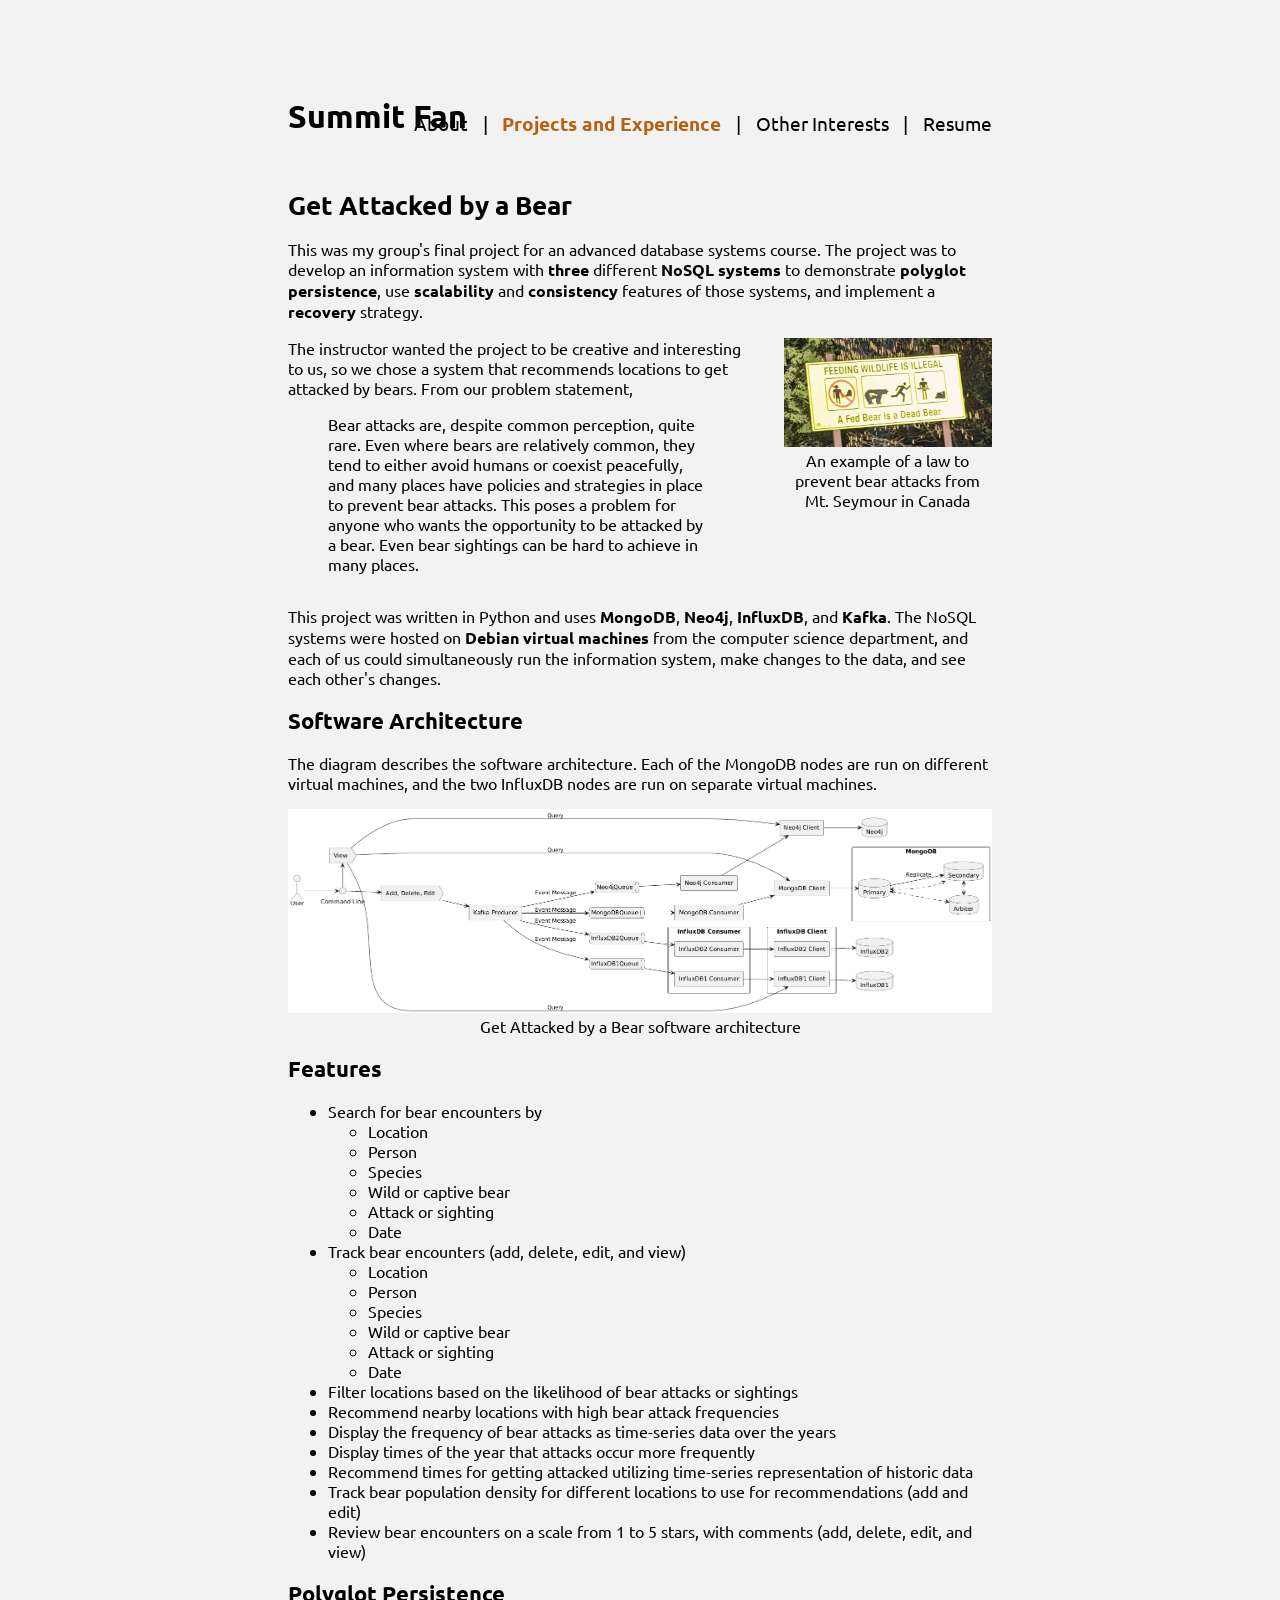
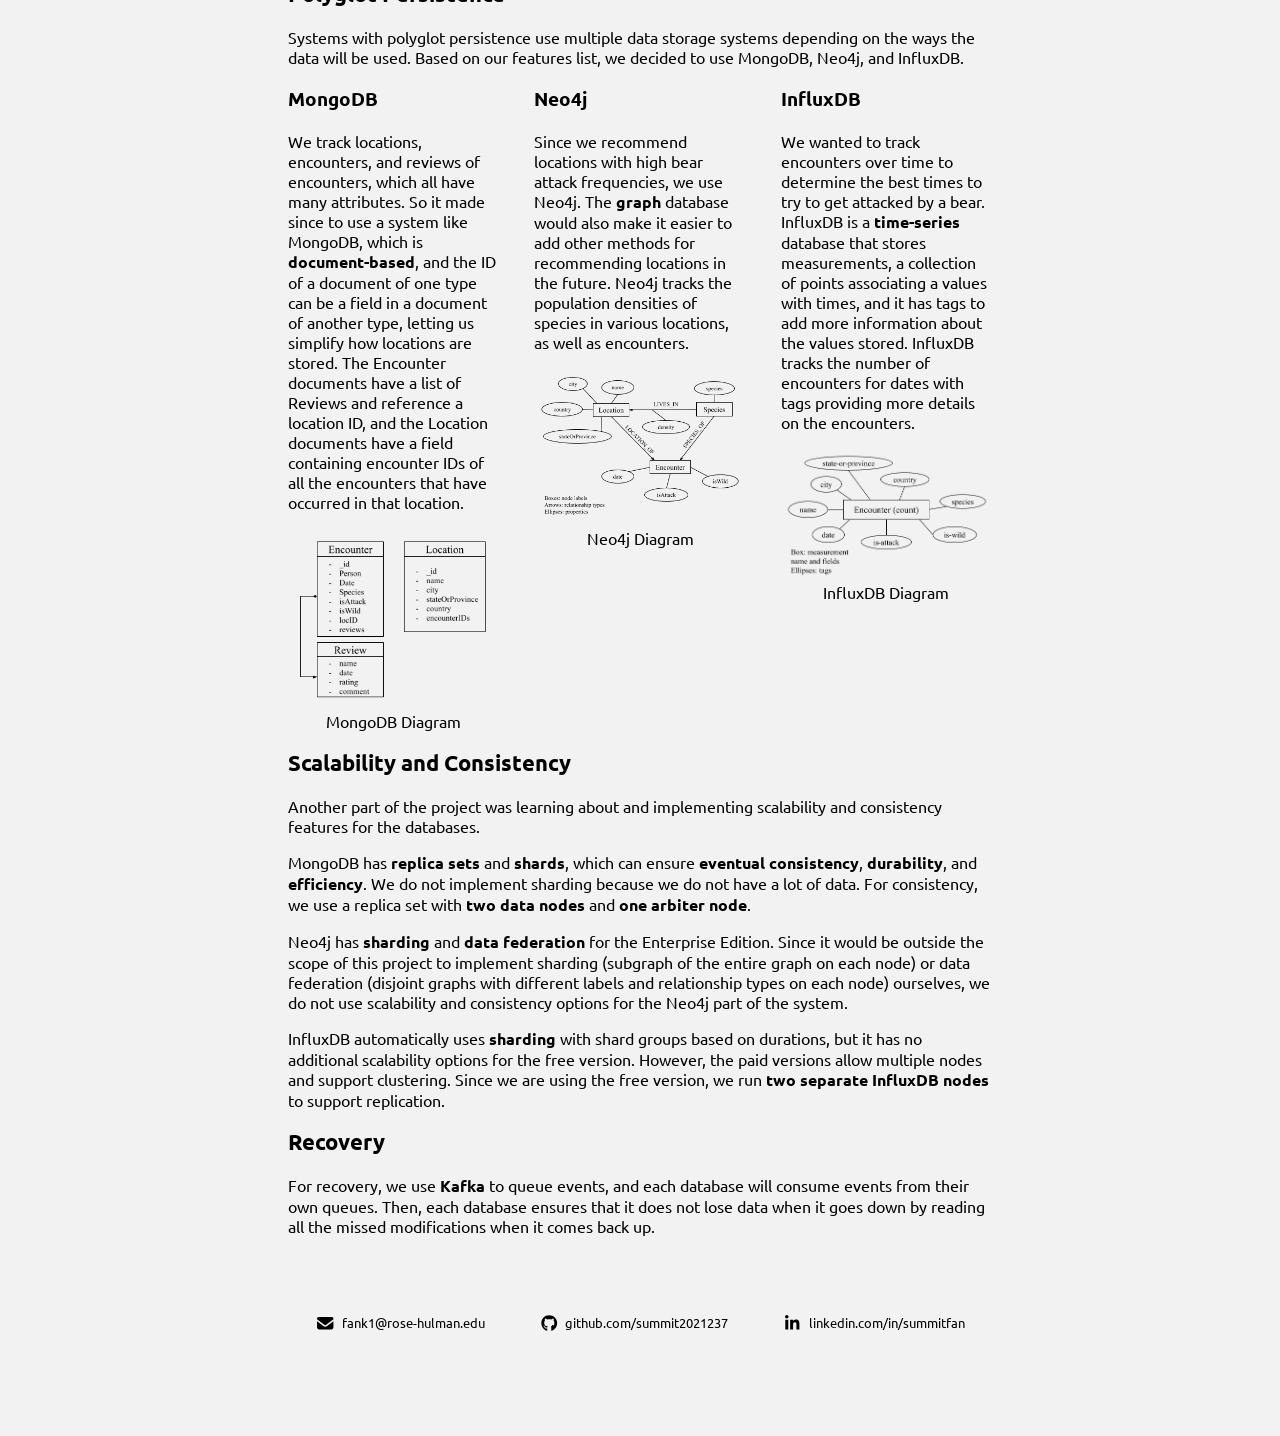
<file: projects/get_attacked_by_a_bear.html>
<!DOCTYPE html>
<html>
	<head>
		<meta charset="UTF-8">
		<link rel="stylesheet" href="../styles/main.css">
		<link rel="preconnect" href="https://fonts.googleapis.com">
		<link rel="preconnect" href="https://fonts.gstatic.com" crossorigin>
		<link href="https://fonts.googleapis.com/css2?family=Ubuntu:ital,wght@0,300;0,400;0,500;0,700;1,300;1,400;1,500;1,700&display=swap" rel="stylesheet">

		<script src="../scripts/jquery.min.js"></script>
		<script src="../scripts/main.js"></script>

		<title>Get Attacked by a Bear - Summit Fan</title>
	</head>
	<body>
		<div id="navBar" class="top-bar-container"></div>
		<script>createNav("Projects and Experience")</script>
		
		<div>
			<h1>Get Attacked by a Bear</h1>
			<p>This was my group's final project for an advanced database systems course. The project was to develop an information system with <b>three</b> different <b>NoSQL systems</b> to demonstrate <b>polyglot persistence</b>, use <b>scalability</b> and <b>consistency</b> features of those systems, and implement a <b>recovery</b> strategy.</p>
			<div class="image-with-text">
				<div>
					<p class="no-top-margin">The instructor wanted the project to be creative and interesting to us, so we chose a system that recommends locations to get attacked by bears. From our problem statement,</p>
					<blockquote>
						Bear attacks are, despite common perception, quite rare. Even where bears are relatively common, they tend to either avoid humans or coexist peacefully, and many places have policies and strategies in place to prevent bear attacks. This poses a problem for anyone who wants the opportunity to be attacked by a bear. Even bear sightings can be hard to achieve in many places.
					</blockquote>
				</div>
				<figure>
					<img src="./get_attacked_by_a_bear/images/feeding_wildlife.png"></img>
					<figcaption>An example of a law to prevent bear attacks from Mt. Seymour in Canada</figcaption>
				</figure>
			</div>
			<p>This project was written in </b>Python</b> and uses <b>MongoDB</b>, <b>Neo4j</b>, <b>InfluxDB</b>, and <b>Kafka</b>. The NoSQL systems were hosted on <b>Debian virtual machines</b> from the computer science department, and each of us could simultaneously run the information system, make changes to the data, and see each other's changes.</p>
			<h2>Software Architecture</h2>
			<p>The diagram describes the software architecture. Each of the MongoDB nodes are run on different virtual machines, and the two InfluxDB nodes are run on separate virtual machines.</p>
			<figure class="no-margin">
				<img class="width-100" src="./get_attacked_by_a_bear/images/get_attacked_by_a_bear_plantuml.png"></img>
				<figcaption>Get Attacked by a Bear software architecture</figcaption>
			</figure>
			<h2>Features</h2>
			<ul>
				<li>Search for bear encounters by</li>
				<ul>
					<li>Location</li>
					<li>Person</li>
					<li>Species</li>
					<li>Wild or captive bear</li>
					<li>Attack or sighting</li>
					<li>Date</li>
				</ul>
				<li>Track bear encounters (add, delete, edit, and view)</li>
				<ul>
					<li>Location</li>
					<li>Person</li>
					<li>Species</li>
					<li>Wild or captive bear</li>
					<li>Attack or sighting</li>
					<li>Date</li>
				</ul>
				<li>Filter locations based on the likelihood of bear attacks or sightings</li>
				<li>Recommend nearby locations with high bear attack frequencies</li>
				<li>Display the frequency of bear attacks as time-series data over the years</li>
				<li>Display times of the year that attacks occur more frequently</li>
				<li>Recommend times for getting attacked utilizing time-series representation of historic data</li>
				<li>Track bear population density for different locations to use for recommendations (add and edit)</li>
				<li>Review bear encounters on a scale from 1 to 5 stars, with comments (add, delete, edit, and view)</li>
			</ul>
			<h2>Polyglot Persistence</h2>
			Systems with polyglot persistence use multiple data storage systems depending on the ways the data will be used. Based on our features list, we decided to use MongoDB, Neo4j, and InfluxDB.
			<div id="polyglotPersistenceDiagrams">
				<div class="polyglot-persistence-diagram">
					<h3>MongoDB</h3>
					<p class="no-top-margin">We track locations, encounters, and reviews of encounters, which all have many attributes. So it made since to use a system like MongoDB, which is <b>document-based</b>, and the ID of a document of one type can be a field in a document of another type, letting us simplify how locations are stored. The Encounter documents have a list of Reviews and reference a location ID, and the Location documents have a field containing encounter IDs of all the encounters that have occurred in that location.</p>
					<figure class="no-margin">
						<img class="width-100" src="./get_attacked_by_a_bear/images/mongodb_diagram.png"></img>
						<figcaption>MongoDB Diagram</figcaption>
					</figure>
				</div>
				<div class="polyglot-persistence-diagram">
					<h3>Neo4j</h3>
					<p class="no-top-margin">Since we recommend locations with high bear attack frequencies, we use Neo4j. The <b>graph</b> database would also make it easier to add other methods for recommending locations in the future. Neo4j tracks the population densities of species in various locations, as well as encounters.</p>
					<figure class="no-margin">
						<img class="width-100" src="./get_attacked_by_a_bear/images/neo4j_diagram.png"></img>
						<figcaption>Neo4j Diagram</figcaption>
					</figure>
				</div>
				<div class="polyglot-persistence-diagram">
					<h3>InfluxDB</h3>
					<p class="no-top-margin">We wanted to track encounters over time to determine the best times to try to get attacked by a bear. InfluxDB is a <b>time-series</b> database that stores measurements, a collection of points associating a values with times, and it has tags to add more information about the values stored. InfluxDB tracks the number of encounters for dates with tags providing more details on the encounters.</p>
					<figure class="no-margin">
						<img class="width-100" src="./get_attacked_by_a_bear/images/influxdb_diagram.png"></img>
						<figcaption>InfluxDB Diagram</figcaption>
					</figure>
				</div>
			</div>
			<h2>Scalability and Consistency</h2>
			<p>Another part of the project was learning about and implementing scalability and consistency features for the databases.</p>
			<p>MongoDB has <b>replica sets</b> and <b>shards</b>, which can ensure <b>eventual consistency</b>, <b>durability</b>, and <b>efficiency</b>. We do not implement sharding because we do not have a lot of data. For consistency, we use a replica set with <b>two data nodes</b> and <b>one arbiter node</b>.</p> 
			<p>Neo4j has <b>sharding</b> and <b>data federation</b> for the Enterprise Edition. Since it would be outside the scope of this project to implement sharding (subgraph of the entire graph on each node) or data federation (disjoint graphs with different labels and relationship types on each node) ourselves, we do not use scalability and consistency options for the Neo4j part of the system.</p>
			<p>InfluxDB automatically uses <b>sharding</b> with shard groups based on durations, but it has no additional scalability options for the free version. However, the paid versions allow multiple nodes and support clustering. Since we are using the free version, we run <b>two separate InfluxDB nodes</b> to support replication.</p>
			<h2>Recovery</h2>
			<p>For recovery, we use <b>Kafka</b> to queue events, and each database will consume events from their own queues. Then, each database ensures that it does not lose data when it goes down by reading all the missed modifications when it comes back up.</p>
		</div>
		<div id="contactInfo"></div>

		<script>createContactInfo()</script>
	</body>
</html>
</file>
<file: styles/main.css>
body {
	background-color: #f2f2f2;
	font-family: "Ubuntu", sans-serif;
	font-style: normal;
	font-weight: 400;
	margin: 0 auto;
	width: 55%;
}

.top-bar-container {
	align-items: flex-end;
	display: flex;
	flex-direction: row;
	font-size: 2em;
	justify-content: space-between;
	margin-top: 3em;
	margin-bottom: 1.6em;
}

.top-bar-container #name a {
	font-weight: 700;
}

.nav-container {
	display: flex;
	flex-direction: row;
	font-size: .6em;
	gap: 3%;
	justify-content: flex-end;
	white-space: nowrap;
}

.nav-item-selected {
	color: #B76010;
	font-weight: 700;
}

.about-text-and-image-container {
	display: flex;
	flex-direction: row;
}

.about-text-and-image-container img {
	width: 100%;
}

.summary-container {
	align-items: flex-start;
	display: flex;
	flex-direction: row;
	gap: 1em;
	justify-content: space-between;
}

.summary-container img {
	width: 55%;
}

.summary-container h1 {
	margin-top: 0;
}

.about-text-and-image-container {
	display: flex;
	flex-direction: row;
	gap: 1em;
}

.about-text-and-image-container figure {
	margin: 0;
}

.about-text-and-image-container figure.landscape {
	width: 190%;
}

.about-text-and-image-container figure.portrait {
	width: 130%;
}

.about-text-and-image-container img {
	width: 100%;
}

#projectExperienceContainer {
	display: flex;
	flex-direction: column;
	gap: 3em;
}

.project-experience-item {
	display: flex;
	flex-direction: row;
	gap: 5%;
}

.project-experience-item img {
	align-items: flex-start;
	max-width: 30%;
	min-width: 30%;
	object-fit: contain;
	object-position: center;
}

.project-experience-item h2 {
	margin-top: 0;
}

.learned-list {
	margin: 0;
}

.languages-frameworks-tools {
	font-size: .85em;
}

.project-experience-item-links {
	display: flex;
	flex-direction: row;
	gap: .8em;
}

.project-link {
	align-items: center;
	display: flex;
	flex-direction: row;
	font-size: .8em;
	gap: .3em;
}

#ma491Links {
	display: grid;
	grid-template-columns: repeat(3, minmax(0, 1fr));
	grid-template-rows: repeat(3, min-content);
	row-gap: .36em;
}

#ma491Links p {
	font-size: .9em;
	margin-bottom: 0;
	margin-top: 0;
	white-space: nowrap;
}

#ma491Links a {
	white-space: nowrap;
}

#boneAppSummary {
	display: flex;
	flex-direction: column;
	gap: 1.5em;
}

#boneAppSummary h3 {
	margin-top: 0;
}

.image-with-text {
	align-items: flex-start;
	display: flex;
	flex-direction: row;
	gap: 5%;
}

.image-with-text figure {
	margin: 0;
}

.image-with-text img {
	width: 100%;
}

.image-with-text-text {
	max-width: 70%;
}

.api-table {
	border-collapse: collapse;
	width: 100%;
}

.api-table table, th, td {
	border: 1px solid;
}

.api-table th, td {
	padding: 6px;
}

.api-table th {
	text-align: left;
}

.api-table td {
	vertical-align: top;
}

.api-table p {
	margin: 0;
}

#rockoIntroFigure {
	width: 45%;
}

#polyglotPersistenceDiagrams {
	display: flex;
	flex-direction: row;
	justify-content: space-between;
}

.polyglot-persistence-diagram {
	width: 30%;
}

#csse375Diagrams {
	display: flex;
	flex-direction: column;
	gap: 1.6em;
}

.before-after-body-container {
	display: flex;
	flex-direction: column;
	gap: 1.6em;
	justify-content: space-between;
}

.before-after {
	display: flex;
	flex-direction: row;
	justify-content: space-between;
}

.before-after pre {
	overflow-x: scroll;
}

.before-after-child {
	width: 45%;
}

#rockoModesGrid {
	align-items: center;
	display: grid;
	grid-template-columns: 35% 35%;
	justify-content: space-around;
	row-gap: 1em;
}

#rockoModesGrid img {
	justify-self: center;
	margin-bottom: 16px;
}

#contactInfo {
	display: flex;
	flex-direction: row;
	font-size: .8em;
	justify-content: space-around;
	margin-bottom: 8em;
	margin-top: 6em;
	text-align: center;
}

.contact-info-item {
	align-items: center;
	display: flex;
	flex-direction: row;
	gap: .5em;
}

.icon {
	height: 1.6em;
}

h1 {
	font-size: 1.6em;
}

h2 {
	font-size: 1.4em;
}

h3 {
	font-size: 1.2em;
}

a {
	color: #B76010;
	text-decoration: none;
}

a:hover {
	text-decoration: underline;
}

figure {
	text-align: center;
}

table, th, td {
	border: 1px solid black;
	border-collapse: collapse;
	justify-content: top;
	padding: 1em;
	text-align: left;
}

td {
	vertical-align: top;
}

.no-margin {
	margin: 0;
}

.no-side-margins {
	margin-left: 0;
	margin-right: 0;
}

.no-top-margin {
	margin-top: 0;
}

.no-bottom-margin {
	margin-bottom: 0;
}

.no-left-margin {
	margin-left: 0;
}

.no-right-margin {
	margin-right: 0;
}

.margin-2em {
	margin: 2em;
}

.width-50 {
	width: 50%;
}

.width-70 {
	width: 70%;
}

.width-80 {
	width: 80%;
}

.width-100 {
	width: 100%;
}

.center {
	margin-left: auto;
	margin-right: auto;
	text-align: center;
}

.code-block {
	border-style: solid;
	border-width: 1px;
	padding: 0 1em;
	tab-size: 4;
}

.code-with-text {
	display: flex;
	flex-direction: row;
	gap: 5%;
}

.link-no-color {
	color: black;
}

.link-no-color:hover {
	color: #B76010;
}

.regular-weight {
	font-weight: 400;
}

.smaller-size {
	font-size: .75em;
}
</file>
<file: styles/routeros-modified.css>
pre code.hljs {
  display: block;
  overflow-x: auto;
  padding: 1em
}
code.hljs {
  padding: 3px 5px
}
/*

 highlight.js style for MikroTik RouterOS script

*/
.hljs {
  color: #444;
}
/* Base color: saturation 0; */
.hljs-subst {
  color: #444
}
.hljs-comment {
  color: #888888
}
.hljs-keyword,
.hljs-selector-tag,
.hljs-meta .hljs-keyword,
.hljs-doctag,
.hljs-name {
  font-weight: bold
}
.hljs-attribute {
  color: #0E9A00
}
.hljs-function {
  color: #7B40B5
}
/* User color: hue: 0 */
.hljs-type,
.hljs-selector-id,
.hljs-selector-class,
.hljs-quote,
.hljs-template-tag,
.hljs-deletion {
  color: #B76010
}
.hljs-number {
  color: #D70000
}
.hljs-string {
  color: #005F87
}
.hljs-title,
.hljs-section {
  color: #B76010;
  font-weight: bold
}
.hljs-regexp,
.hljs-symbol,
.hljs-variable,
.hljs-template-variable,
.hljs-link,
.hljs-selector-attr,
.hljs-selector-pseudo {
  color: #BD7431
}
/* Language color: hue: 90; */
.hljs-literal {
  color: #5FAF00
}
.hljs-built_in,
.hljs-bullet,
.hljs-code,
.hljs-addition {
  color: #0087AF
}
/* Meta color: hue: 200 */
.hljs-meta {
  color: #7B40B5
}
.hljs-meta .hljs-string {
  color: #005F87
}
/* Misc effects */
.hljs-emphasis {
  font-style: italic
}
.hljs-strong {
  font-weight: bold
}
</file>
